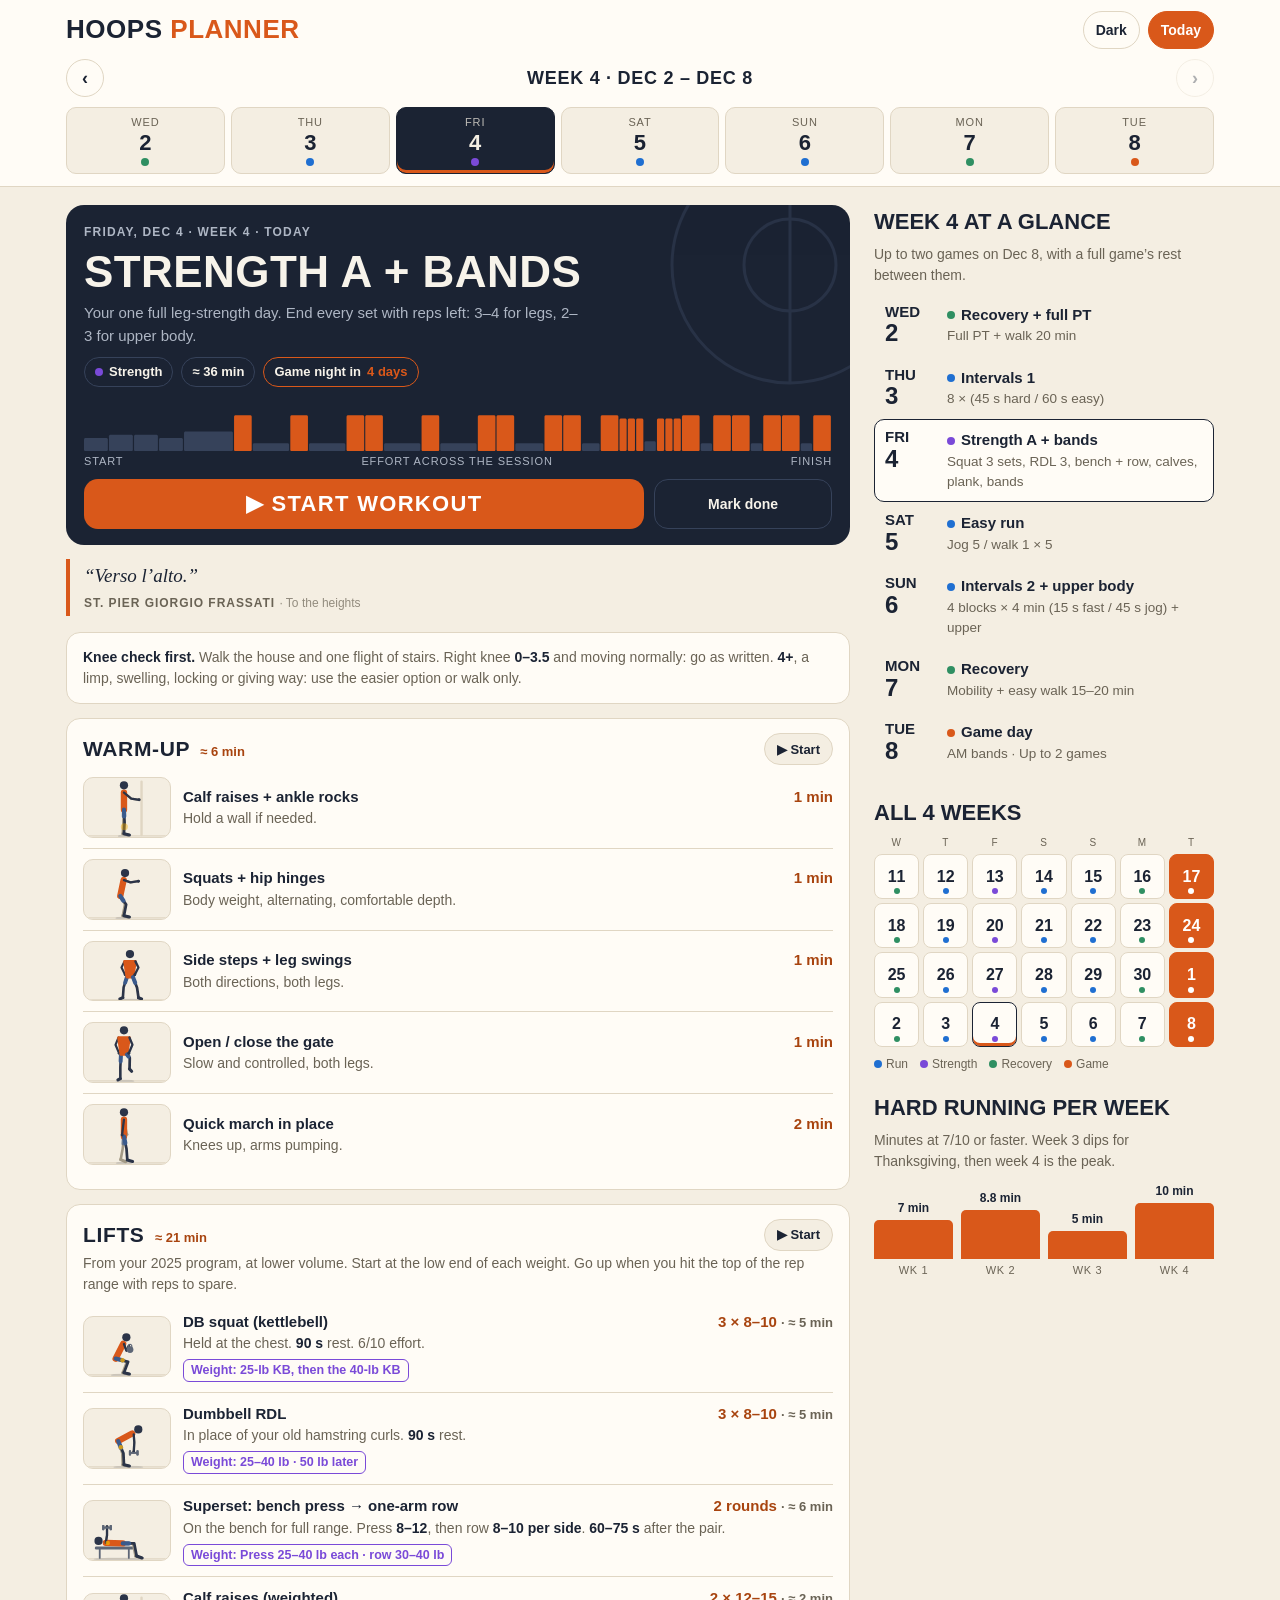
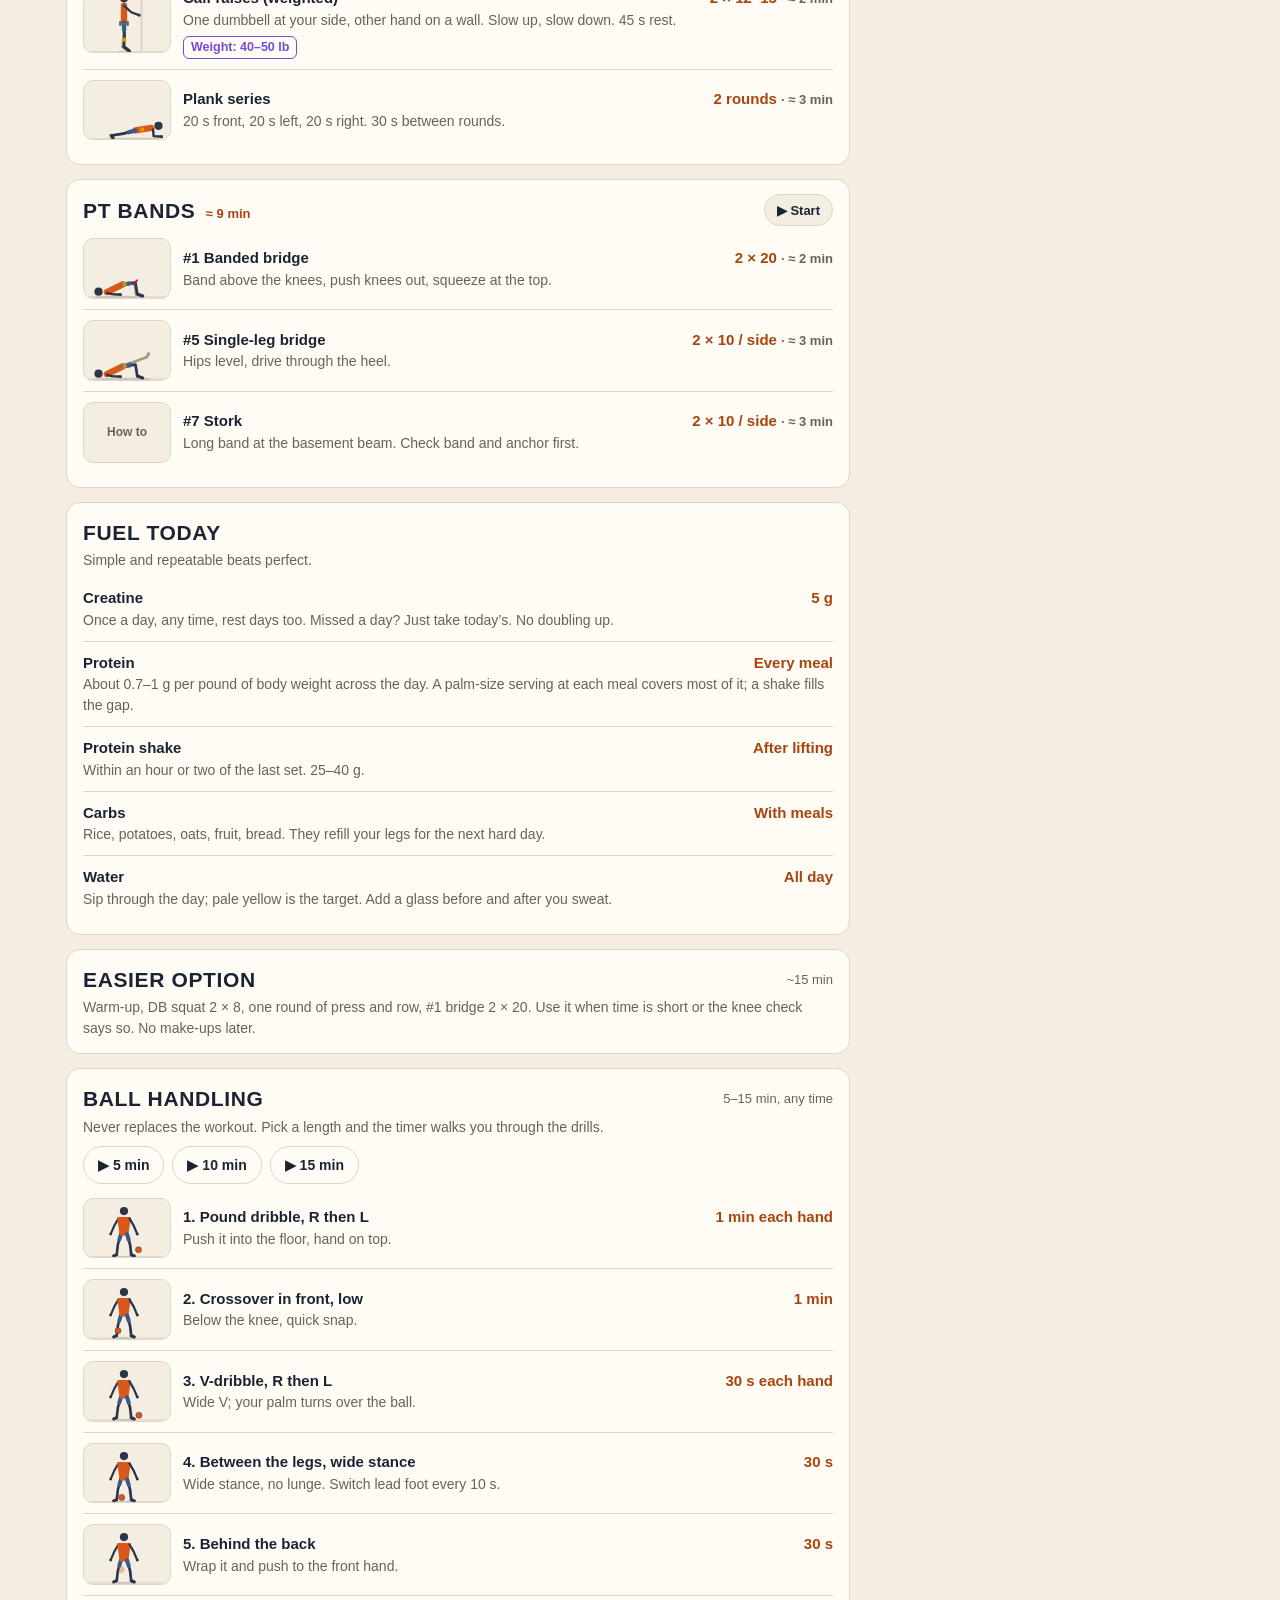
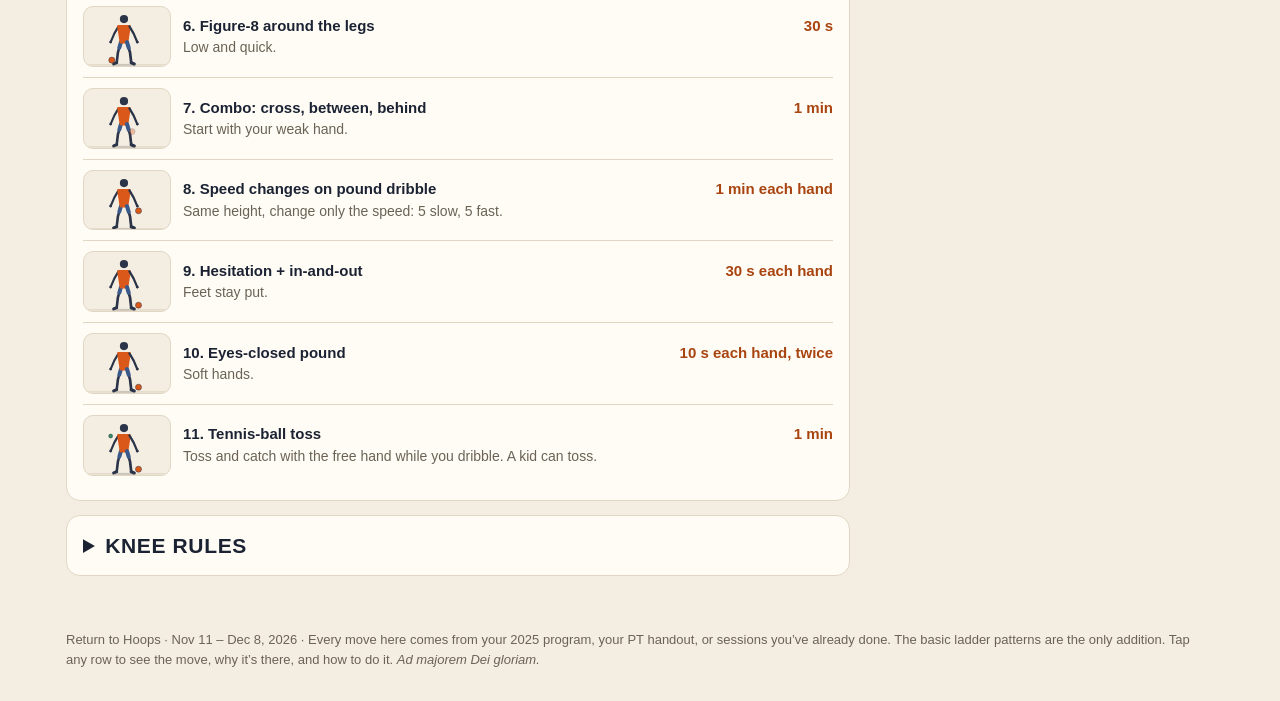
<file: hoops/index.html>
<!doctype html>
<html lang="en">
<head>
<meta charset="utf-8">
<meta name="viewport" content="width=device-width,initial-scale=1,viewport-fit=cover">
<title>Hoops Planner</title>
<meta name="robots" content="noindex,nofollow">
<meta name="apple-mobile-web-app-capable" content="yes">
<meta name="mobile-web-app-capable" content="yes">
<meta name="apple-mobile-web-app-status-bar-style" content="default">
<meta name="apple-mobile-web-app-title" content="Hoops">
<meta name="theme-color" id="tc" content="#fffcf6">
<link rel="manifest" href="manifest.webmanifest">
<link rel="apple-touch-icon" href="icon-180.png">
<link rel="icon" type="image/png" href="icon-192.png">
<style>
/* Standalone build of the Hoops Planner for the iPhone Home Screen: system fonts, 30 fps animation cap, done-marks kept on the phone, offline via sw.js. Generated by build.py from the artifact source; edit the source, not this file. */
:root{box-sizing:border-box;padding-top:env(safe-area-inset-top,0px);padding-bottom:env(safe-area-inset-bottom,0px)}
html{scroll-padding-top:env(safe-area-inset-top,0px);-webkit-text-size-adjust:100%;background:var(--bg)}
img{max-width:100%}
[hidden]:not([hidden=until-found i]){display:none!important}
/* Layout: sticky week strip; a dark "scoreboard" hero for the selected day with a Start button; a quote; the full workout below with a drawn, moving demo on every row; week and 4-week block beside it on wide screens. A full-screen guided player runs the session. Opens in light (warm paper) mode; the header button switches to dark and remembers it. */
:root{
  --bg:#f4eee2; --surface:#fffcf6; --ink:#1b2333; --muted:#6a6355; --line:#e0d6c3;
  --accent:#d9581a; --accent-ink:#a8440f;
  --hero:#1b2333; --hero-ink:#f7f3ea; --hero-muted:#aeb6c4; --hero-line:#36425a;
  --run:#1f6fd1; --lift:#7a4ad8; --rest:#2f8f62; --game:#d9581a; --ladder:#c2185b;
  --fig:#2b3448; --fig-b:#a39a86; --kit:#d9581a; --kit2:#3a5a8c; --equip:#5d6676; --feel:#f0a800;
  --font-display:"Avenir Next Condensed","Arial Narrow",Arial,sans-serif;
  --font-body:-apple-system,BlinkMacSystemFont,"Segoe UI",Roboto,Helvetica,Arial,sans-serif;
  --font-quote:"Iowan Old Style",Palatino,Georgia,serif;
  color-scheme:light;
}
:root[data-hp="dark"]{
  --bg:#0e141e; --surface:#172030; --ink:#e8edf5; --muted:#9aa6b8; --line:#2b3748;
  --accent:#ff8a45; --accent-ink:#ffb27f;
  --hero:#1d2940; --hero-ink:#f4f6fa; --hero-muted:#a9b4c6; --hero-line:#3a4a66;
  --run:#6aa8ff; --lift:#b394ff; --rest:#5fcf9a; --game:#ff8a45; --ladder:#ff6fa6;
  --fig:#e3e9f2; --fig-b:#66728a; --kit:#ff8a45; --kit2:#8ea4c8; --equip:#8f9bb0; --feel:#ffd24a;
  color-scheme:dark}
*{box-sizing:border-box}
[hidden]{display:none!important}
body{background:var(--bg);color:var(--ink);font-family:var(--font-body);font-size:15px;line-height:1.5;margin:0}
body::before{content:"";position:fixed;inset:0 0 auto;height:env(safe-area-inset-top,0px);z-index:10;background:var(--surface)}
button{font:inherit;color:inherit}
body{padding:0} button{touch-action:manipulation;-webkit-tap-highlight-color:transparent} .sheet,.pmid{-webkit-overflow-scrolling:touch}
.wrap{max-width:1180px;margin:0 auto;padding-left:max(16px,env(safe-area-inset-left,0px));padding-right:max(16px,env(safe-area-inset-right,0px))}
header.top{position:sticky;top:env(safe-area-inset-top,0px);z-index:5;background:var(--surface);border-bottom:1px solid var(--line)}
.top .wrap{padding-block:10px 12px;display:grid;grid-template-columns:minmax(0,1fr);gap:10px}
.brand{display:flex;align-items:center;justify-content:space-between;gap:8px}
.brand h1{font-family:var(--font-display);font-weight:700;font-size:clamp(20px,6vw,26px);letter-spacing:.02em;margin:0;text-transform:uppercase;flex:1;min-width:0;white-space:nowrap;overflow:hidden;text-overflow:ellipsis}
.brand .btn{padding-inline:12px;flex:none}
.brand h1 span{color:var(--accent)}
.pill.gp{border-color:var(--accent)}
.pill.gp b{color:var(--accent)}
.btn{font:600 14px/1 var(--font-body);border:1px solid var(--line);background:var(--surface);color:var(--ink);border-radius:999px;padding:9px 14px;cursor:pointer;min-height:38px}
.btn:hover{border-color:var(--accent)}
:focus-visible{outline:3px solid var(--accent);outline-offset:2px}
.btn.primary{background:var(--accent);border-color:var(--accent);color:#fff}
:root[data-hp="dark"] .btn.primary,:root[data-hp="dark"] .start,:root[data-hp="dark"] .pbot .main{color:#1a1206}
.weekbar{display:flex;align-items:center;gap:8px}
.weeklabel{font-family:var(--font-display);font-weight:600;font-size:18px;text-transform:uppercase;letter-spacing:.04em;flex:1;min-width:0;text-align:center}
.arrow{width:38px;padding:0;font-size:18px}
.arrow:disabled{opacity:.35;cursor:default}
.strip{display:grid;grid-template-columns:repeat(7,minmax(0,1fr));gap:6px}
.day{border:1px solid var(--line);background:var(--bg);border-radius:10px;padding:6px 2px 7px;text-align:center;cursor:pointer;min-width:0;position:relative}
.day .dw{font-size:11px;text-transform:uppercase;letter-spacing:.08em;color:var(--muted)}
.day .dn{font-family:var(--font-display);font-size:22px;font-weight:700;line-height:1.1;font-variant-numeric:tabular-nums}
.day .dot{display:block;width:8px;height:8px;border-radius:50%;margin:3px auto 0}
.day.sel{background:var(--ink);color:var(--bg);border-color:var(--ink)}
.day.sel .dw{color:var(--bg);opacity:.75}
.day.today{box-shadow:inset 0 -3px 0 var(--accent)}
.day.done::after,.cell.done::after{content:"✓";position:absolute;top:1px;right:4px;font-size:11px;font-weight:700;color:var(--rest)}
.seg{display:none;background:var(--bg);border:1px solid var(--line);border-radius:999px;padding:3px}
.seg button{flex:1;border:0;background:none;color:var(--muted);font:600 14px var(--font-body);padding:8px;border-radius:999px;cursor:pointer}
.seg button.on{background:var(--surface);color:var(--ink);box-shadow:0 1px 3px rgba(0,0,0,.15)}
main .wrap{padding-block:18px 40px;display:grid;grid-template-columns:minmax(0,1fr) 340px;gap:24px;align-items:start}
aside{display:grid;gap:22px;position:sticky;top:calc(env(safe-area-inset-top,0px) + 176px)}
@media (max-width:860px){main .wrap{grid-template-columns:minmax(0,1fr)} aside{position:static} .seg{display:flex}
  body[data-view="day"] aside{display:none} body[data-view="week"] #dayCol,body[data-view="block"] #dayCol{display:none}
  body[data-view="week"] #blockPane{display:none} body[data-view="block"] #weekPane{display:none}}
/* hero */
.hero{background:var(--hero);color:var(--hero-ink);border-radius:18px;padding:18px 18px 16px;margin-bottom:14px;display:grid;gap:10px;position:relative;overflow:hidden}
.hero .court{position:absolute;right:-70px;top:-70px;width:260px;height:260px;opacity:.5;pointer-events:none}
.kicker{font-size:12px;text-transform:uppercase;letter-spacing:.1em;color:var(--hero-muted);font-weight:600;position:relative}
.hero h2{font-family:var(--font-display);font-size:44px;line-height:.95;margin:0;text-transform:uppercase;letter-spacing:.01em;text-wrap:balance;position:relative}
.why{color:var(--hero-muted);max-width:60ch;margin:0;position:relative}
.meta{display:flex;flex-wrap:wrap;gap:8px;position:relative}
.pill{display:inline-flex;align-items:center;gap:6px;border-radius:999px;padding:4px 10px;font-size:13px;font-weight:600;border:1px solid var(--hero-line);color:var(--hero-ink)}
.pill i{width:8px;height:8px;border-radius:50%;display:inline-block}
.io{display:inline-flex;border:1px solid var(--hero-line);border-radius:999px;padding:2px;position:relative}
.io button{border:0;background:none;color:var(--hero-muted);font:600 13px var(--font-body);padding:5px 12px;border-radius:999px;cursor:pointer}
.io button.on{background:var(--hero-ink);color:var(--hero)}
.profile{position:relative}
.profile svg{display:block;width:100%;height:54px}
.profile .cap{display:flex;justify-content:space-between;font-size:11px;color:var(--hero-muted);text-transform:uppercase;letter-spacing:.08em;margin-top:2px}
.go{display:flex;gap:10px;flex-wrap:wrap;position:relative}
.start{flex:4 1 auto;white-space:nowrap;background:var(--accent);color:#fff;border:0;border-radius:14px;padding:14px 14px;font:700 clamp(17px,4.6vw,22px)/1 var(--font-display);letter-spacing:.06em;text-transform:uppercase;cursor:pointer}
.start:hover{filter:brightness(1.07)}
.donebtn{flex:1 1 auto;background:none;border:1px solid var(--hero-line);color:var(--hero-ink);border-radius:14px;padding:0 16px;font:600 14px var(--font-body);cursor:pointer;min-height:50px}
.donebtn.on{background:var(--rest);border-color:var(--rest);color:#fff}
/* quote */
.quote{display:block;width:100%;text-align:left;background:none;border:0;border-left:4px solid var(--accent);padding:4px 4px 4px 14px;margin:2px 0 16px;cursor:pointer}
.quote q{display:block;font-family:var(--font-quote);font-style:italic;font-size:19px;line-height:1.35;color:var(--ink);quotes:"\201C" "\201D";text-wrap:pretty}
.quote cite{display:block;font-style:normal;font-size:12px;letter-spacing:.08em;text-transform:uppercase;color:var(--muted);font-weight:600;margin-top:5px}
.quote cite span{opacity:.7;text-transform:none;letter-spacing:0;font-weight:500}
.finish .quote{cursor:default;text-align:center;border-left:0;padding:0;margin:8px 0 0;max-width:44ch}
/* cards */
.card{background:var(--surface);border:1px solid var(--line);border-radius:14px;padding:14px 16px;margin-bottom:14px}
.card h3{font-family:var(--font-display);font-size:21px;text-transform:uppercase;letter-spacing:.03em;margin:0 0 2px;display:flex;justify-content:space-between;gap:10px;flex-wrap:wrap;align-items:center}
.card h3 small{font-family:var(--font-body);font-size:13px;text-transform:none;letter-spacing:0;color:var(--muted);font-weight:500}
.card .sub{color:var(--muted);margin:0 0 6px;font-size:14px}
.bplay{font:600 13px/1 var(--font-body);text-transform:none;letter-spacing:0;border:1px solid var(--line);background:var(--bg);color:var(--ink);border-radius:999px;padding:7px 12px;cursor:pointer;min-height:32px}
.bplay:hover{border-color:var(--accent)}
.ex{display:grid;grid-template-columns:88px minmax(0,1fr);gap:12px;align-items:center;padding:10px 0;border:0;border-top:1px solid var(--line);background:none;width:100%;text-align:left;cursor:pointer}
.ex.plain{grid-template-columns:minmax(0,1fr);cursor:default}
.card .ex:first-of-type{border-top:0}
.thumb{background:var(--bg);border:1px solid var(--line);border-radius:10px;overflow:hidden;aspect-ratio:142/98;display:grid;place-items:center}
.anim svg{display:block;width:100%;height:auto}
.ex .hd{display:flex;justify-content:space-between;gap:10px;flex-wrap:wrap}
.ex .nm{font-weight:600}
.ex .dose{font-weight:600;font-variant-numeric:tabular-nums;color:var(--accent-ink)}
.ex .det{color:var(--muted);font-size:14px}
.ex .det b{color:var(--ink);font-weight:600}
.ex .tap{font-size:12px;color:var(--muted);font-weight:600}
.ex .tm{color:var(--muted);font-weight:600;font-size:13px;white-space:nowrap}
.card h3 small.btime{font-weight:600;color:var(--accent-ink);margin-left:4px;white-space:nowrap}
.load{display:inline-block;font-size:12.5px;font-weight:700;color:var(--lift);border:1px solid var(--lift);border-radius:6px;padding:1px 7px;margin-top:5px}
.knee{font-size:14px;color:var(--muted);margin:0}
.knee b{color:var(--ink)}
details.rules summary{cursor:pointer;font-family:var(--font-display);font-size:21px;text-transform:uppercase;letter-spacing:.03em;font-weight:700}
table.kn{width:100%;border-collapse:collapse;font-size:14px;margin-top:8px}
table.kn td{border-top:1px solid var(--line);padding:6px 4px;vertical-align:top}
table.kn td:first-child{font-weight:700;white-space:nowrap;font-variant-numeric:tabular-nums}
.rules ul{margin:8px 0 0;padding-left:18px;font-size:14px}
.ballgo{display:flex;gap:8px;flex-wrap:wrap;margin:8px 0 4px}
/* week + block */
.pane h3{font-family:var(--font-display);font-size:22px;text-transform:uppercase;margin:0 0 6px}
.goal{font-size:14px;color:var(--muted);margin:0 0 8px}
.wkrow{display:grid;grid-template-columns:52px minmax(0,1fr);gap:10px;padding:9px 10px;border-radius:10px;cursor:pointer;border:1px solid transparent;text-align:left;width:100%;background:none}
.wkrow:hover{border-color:var(--line);background:var(--surface)}
.wkrow.sel{background:var(--surface);border-color:var(--ink)}
.wkrow .d{font-family:var(--font-display);font-weight:700;font-size:15px;text-transform:uppercase;line-height:1.1}
.wkrow .d span{display:block;font-size:24px;font-variant-numeric:tabular-nums}
.wkrow .s{font-weight:600;display:flex;align-items:center;gap:6px}
.wkrow .s i{width:8px;height:8px;border-radius:50%;flex:none}
.wkrow .s em{font-style:normal;color:var(--rest);font-weight:700}
.wkrow .x{color:var(--muted);font-size:13.5px}
.grid{display:grid;grid-template-columns:repeat(7,minmax(0,1fr));gap:4px}
.grid .h{font-size:10px;text-transform:uppercase;letter-spacing:.08em;color:var(--muted);text-align:center}
.cell{position:relative;aspect-ratio:1;border-radius:8px;border:1px solid var(--line);background:var(--surface);cursor:pointer;display:grid;place-items:center;font:700 16px var(--font-display);font-variant-numeric:tabular-nums;padding:0}
.cell i{position:absolute;bottom:4px;left:50%;width:6px;height:6px;margin-left:-3px;border-radius:50%}
.cell.sel{border-color:var(--ink);box-shadow:inset 0 0 0 1px var(--ink)}
.cell.today{box-shadow:inset 0 -3px 0 var(--accent)}
.cell.game{background:var(--accent);border-color:var(--accent);color:#fff}
.cell.game i{background:#fff!important}
.legend{display:flex;flex-wrap:wrap;gap:4px 12px;font-size:12px;color:var(--muted);margin-top:8px}
.legend i{display:inline-block;width:8px;height:8px;border-radius:50%;margin-right:4px}
.bars{display:grid;grid-template-columns:repeat(4,1fr);gap:8px;align-items:end;height:92px;margin-top:10px}
.bars div{display:grid;gap:3px;justify-items:center;align-content:end;height:100%}
.bars b{display:block;width:100%;background:var(--accent);border-radius:5px 5px 0 0}
.bars span{font-size:12px;font-weight:600;font-variant-numeric:tabular-nums}
.bars small{font-size:11px;color:var(--muted);text-transform:uppercase;letter-spacing:.06em}
footer{color:var(--muted);font-size:13px;padding-block:0 32px}
/* move sheet */
.veil{position:fixed;inset:0;z-index:20;background:rgba(8,12,20,.55);display:grid;align-items:end;justify-items:center}
.sheet{background:var(--surface);width:min(560px,100%);max-height:88%;overflow:auto;border-radius:20px 20px 0 0;padding:16px max(18px,env(safe-area-inset-right,0px)) calc(18px + env(safe-area-inset-bottom,0px)) max(18px,env(safe-area-inset-left,0px))}
.sheet h4{font-family:var(--font-display);font-size:26px;text-transform:uppercase;margin:10px 0 4px}
.sheet .big{background:var(--bg);border:1px solid var(--line);border-radius:14px;overflow:hidden;margin-top:6px}
.sheet ol{margin:8px 0 0;padding-left:20px}
.sheet li{margin:4px 0}
.sheet .x{float:right}
.whybox{background:var(--bg);border-left:3px solid var(--accent);border-radius:0 10px 10px 0;padding:8px 12px;margin:10px 0 0;font-size:14.5px}
.whybox b{font-family:var(--font-display);text-transform:uppercase;letter-spacing:.06em;font-size:14px;color:var(--accent-ink);margin-right:6px}
.feel{font-size:13.5px;color:var(--muted);margin:8px 0 0}
.feel i{display:inline-block;width:10px;height:10px;border-radius:50%;background:var(--feel);margin-right:6px;vertical-align:-1px}
/* player */
.player{position:fixed;inset:0;z-index:30;background:var(--bg);display:grid;grid-template-rows:auto minmax(0,1fr) auto;gap:10px;padding:calc(env(safe-area-inset-top,0px) + 10px) max(16px,env(safe-area-inset-right,0px)) calc(env(safe-area-inset-bottom,0px) + 14px) max(16px,env(safe-area-inset-left,0px))}
.ptop{display:flex;align-items:center;gap:10px}
.pbar{flex:1;height:6px;background:var(--line);border-radius:3px;overflow:hidden}
.pbar i{display:block;height:100%;width:0;background:var(--accent)}
.pmid{overflow:auto;display:grid;grid-auto-rows:max-content;grid-template-columns:minmax(0,1fr);align-content:start;justify-items:center;gap:8px;text-align:center}
.pmid .k{font-size:12px;text-transform:uppercase;letter-spacing:.1em;color:var(--muted);font-weight:600}
.pmid h2{font-family:var(--font-display);font-size:38px;line-height:1;margin:0;text-transform:uppercase;text-wrap:balance}
.pmid .dose{font-weight:700;color:var(--accent-ink);font-size:17px}
.pmid .load{margin-top:0;font-size:14px}
.pmid .big{width:min(400px,100%);background:var(--surface);border:1px solid var(--line);border-radius:16px;overflow:hidden}
.pmid .cue{color:var(--muted);max-width:52ch;margin:0}
.pmid .cue b{color:var(--ink)}
.pmid .whybox{text-align:left;max-width:52ch;margin:0}
.clockbox{width:min(400px,100%);border-radius:16px;padding:12px;background:var(--hero);color:var(--hero-ink)}
.clockbox.work{background:var(--accent);color:#fff}
.clockbox .ph{font-family:var(--font-display);font-size:22px;text-transform:uppercase;letter-spacing:.05em}
.clockbox .ck{font-family:var(--font-display);font-size:76px;line-height:1;font-weight:700;font-variant-numeric:tabular-nums}
.clockbox .nx{font-size:13px;opacity:.8}
.pbot{display:grid;grid-template-columns:auto minmax(0,1fr) auto;gap:10px;width:min(560px,100%);margin:0 auto}
.pbot .main{background:var(--accent);color:#fff;border:0;border-radius:14px;padding:16px;font:700 24px/1 var(--font-display);letter-spacing:.05em;text-transform:uppercase;cursor:pointer}
.pbot .side{border:1px solid var(--line);background:var(--surface);border-radius:14px;padding:0 16px;font:600 14px var(--font-body);cursor:pointer}
.finish{display:grid;gap:10px;justify-items:center;padding-top:6vh}
.finish .tick{width:92px;height:92px;border-radius:50%;background:var(--rest);color:#fff;display:grid;place-items:center;font-size:48px}
@media (prefers-reduced-motion:reduce){*{transition:none!important}}
</style>
</head>
<body>

<header class="top">
  <div class="wrap">
    <div class="brand">
      <h1>Hoops <span>Planner</span></h1>
      <button class="btn" id="themeBtn" type="button" aria-label="Switch between light and dark">Dark</button>
      <button class="btn primary" id="todayBtn" type="button">Today</button>
    </div>
    <div class="weekbar">
      <button class="btn arrow" id="prevWk" type="button" aria-label="Previous week">&#8249;</button>
      <div class="weeklabel" id="weekLabel"></div>
      <button class="btn arrow" id="nextWk" type="button" aria-label="Next week">&#8250;</button>
    </div>
    <div class="strip" id="strip"></div>
    <div class="seg" id="seg">
      <button type="button" data-v="day" class="on">Day</button>
      <button type="button" data-v="week">Week</button>
      <button type="button" data-v="block">4 weeks</button>
    </div>
  </div>
</header>
<main>
  <div class="wrap">
    <section id="dayCol"></section>
    <aside><div class="pane" id="weekPane"></div><div class="pane" id="blockPane"></div></aside>
  </div>
</main>
<div class="wrap"><footer>Return to Hoops · Nov 11 – Dec 8, 2026 · Every move here comes from your 2025 program, your PT handout, or sessions you&rsquo;ve already done. The basic ladder patterns are the only addition. Tap any row to see the move, why it&rsquo;s there, and how to do it. <i>Ad majorem Dei gloriam.</i></footer></div>
<div class="veil" id="veil" hidden><div class="sheet" id="sheet" role="dialog" aria-modal="true"></div></div>
<div class="player" id="player" hidden role="dialog" aria-modal="true"></div>

<script>
(function(){
"use strict";
const $=s=>document.querySelector(s);
const first=a=>Array.isArray(a)?a[0]:a;
/* ================= theme ================= */
let theme="light";try{if(localStorage.getItem("hoops.theme")==="dark")theme="dark"}catch(e){}
function applyTheme(){const r=document.documentElement;if(theme==="dark")r.setAttribute("data-hp","dark");else r.removeAttribute("data-hp");
 const tc=document.getElementById("tc");if(tc)tc.setAttribute("content",theme==="dark"?"#172030":"#fffcf6");
 const b=$("#themeBtn");if(b){b.textContent=theme==="dark"?"Light":"Dark";b.setAttribute("aria-pressed",theme==="dark")}}
applyTheme();
$("#themeBtn").addEventListener("click",()=>{theme=theme==="dark"?"light":"dark";try{localStorage.setItem("hoops.theme",theme)}catch(e){}applyTheme()});
/* ================= drawn demos ================= */
const NS="http://www.w3.org/2000/svg";
function E(n,a){const e=document.createElementNS(NS,n);for(const k in a)e.setAttribute(k,a[k]);return e}
function P(b,o){return Object.assign({},b,o)}
function SH(p,dx,dy,keep){const o={};for(const k in p)o[k]=(keep&&keep.indexOf(k)>=0)?p[k]:[p[k][0]+dx,p[k][1]+dy];return o}
const SWAP=p=>P(p,{kf:p.kb,af:p.ab,tf:p.tb,kb:p.kf,ab:p.af,tb:p.tf,ef:p.eb,hf:p.hb,eb:p.ef,hb:p.hf});
const ST={hd:[100,22],nk:[100,31],hp:[100,62],kf:[101,83],af:[100,102],tf:[109,104],kb:[99,83],ab:[98,102],tb:[107,104],ef:[101,47],hf:[103,62],eb:[99,47],hb:[100,62]};
const FR={hd:[100,22],nk:[100,31],hp:[100,62],kf:[106,83],af:[106,102],tf:[110,104],kb:[94,83],ab:[94,102],tb:[90,104],ef:[114,46],hf:[108,60],eb:[86,46],hb:[92,60]};
const AS={hd:[100,30],nk:[100,39],hp:[100,68],kf:[108,85],af:[108,102],tf:[113,104],kb:[92,85],ab:[92,102],tb:[87,104],ef:[114,52],hf:[108,64],eb:[86,52],hb:[92,64]};
const BS={hd:[100,30],nk:[100,39],hp:[100,68],kf:[110,85],af:[112,102],tf:[117,104],kb:[90,85],ab:[88,102],tb:[83,104],ef:[116,54],hf:[122,68],eb:[84,54],hb:[78,68]};
const SQB={hd:[104,44],nk:[100,52],hp:[86,79],kf:[107,84],af:[100,102],tf:[109,104],kb:[105,84],ab:[98,102],tb:[107,104],ef:[112,56],hf:[125,54],eb:[112,56],hb:[125,54]};
const HNG={hd:[125,45],nk:[117,50],hp:[90,63],kf:[99,83],af:[100,102],tf:[109,104],kb:[97,83],ab:[98,102],tb:[107,104],ef:[118,66],hf:[117,82],eb:[118,66],hb:[117,82]};
const RUNA={hd:[105,22],nk:[103,31],hp:[100,61],kf:[115,72],af:[110,90],tf:[118,94],kb:[93,81],ab:[80,92],tb:[76,99],ef:[92,43],hf:[98,55],eb:[111,44],hb:[119,36]};
const RUNM={hd:[104,23],nk:[102,32],hp:[100,62],kf:[103,82],af:[100,101],tf:[109,104],kb:[109,76],ab:[97,86],tb:[100,94],ef:[99,47],hf:[107,57],eb:[103,47],hb:[98,58]};
const RUN4=[RUNA,RUNM,SWAP(RUNA),SWAP(RUNM)];
const CHOP={hd:[102,34],nk:[100,43],hp:[94,70],kf:[108,82],af:[106,101],tf:[115,104],kb:[98,86],ab:[90,102],tb:[99,104],ef:[104,56],hf:[114,54],eb:[100,57],hb:[108,60]};
const CLOSE={hd:[103,38],nk:[100,47],hp:[92,74],kf:[110,84],af:[112,102],tf:[121,104],kb:[92,88],ab:[82,102],tb:[91,104],ef:[110,42],hf:[116,26],eb:[104,60],hb:[114,64]};
const WKA=P(ST,{kf:[108,82],af:[112,101],tf:[121,103],kb:[94,83],ab:[88,100],tb:[96,104],ef:[96,47],hf:[92,60],eb:[105,46],hb:[110,58]});
const WKB=SWAP(WKA);
const BRD={hd:[58,97],nk:[67,99],hp:[98,99],kf:[112,84],af:[122,101],tf:[131,104],kb:[110,84],ab:[120,101],tb:[129,104],ef:[80,101],hf:[94,102],eb:[80,101],hb:[94,102]};
const BRU=P(BRD,{nk:[69,99],hp:[98,85],kf:[119,82],kb:[117,82]});
const PLK={hd:[157,84],nk:[148,87],hp:[119,93],kf:[99,97],af:[80,100],tf:[82,104],kb:[97,97],ab:[78,100],tb:[80,104],ef:[149,101],hf:[162,102],eb:[149,101],hb:[162,102]};
const ROWD={hd:[130,54],nk:[121,58],hp:[91,61],kb:[92,78],ab:[76,77],tb:[72,80],kf:[88,82],af:[84,102],tf:[93,104],eb:[122,70],hb:[122,79],ef:[121,75],hf:[121,90]};
const IRD={hd:[131,50],nk:[122,56],hp:[98,76],kf:[84,88],af:[68,101],tf:[70,104],kb:[82,88],ab:[66,101],tb:[68,104],ef:[123,73],hf:[123,88],eb:[123,73],hb:[123,88]};
const PRB={hd:[58,76],nk:[67,79],hp:[98,80],kf:[117,80],af:[121,101],tf:[130,104],kb:[115,80],ab:[119,101],tb:[128,104],ef:[73,92],hf:[73,77],eb:[73,92],hb:[73,77]};
const L=(x1,y1,x2,y2,w)=>["line",{x1,y1,x2,y2,stroke:"var(--line)","stroke-width":w||4,"stroke-linecap":"round"}];
const Q=(x1,y1,x2,y2,w)=>["line",{x1,y1,x2,y2,stroke:"var(--equip)","stroke-width":w||3,"stroke-linecap":"round"}];
const BENCH=[["rect",{x:52,y:85,width:64,height:5,rx:2,fill:"var(--equip)"}],Q(60,90,60,104),Q(108,90,108,104)];
const bounce=(u)=>Math.abs(Math.sin(Math.PI*u));
const ANIM={
 walk:{kf:[WKA,WKB],dur:1.1},
 calf:{kf:[P(ST,{ef:[112,44],hf:[125,46],eb:[112,44],hb:[125,46]}),P(SH(ST,0,-5,["tf","tb"]),{ef:[112,40],hf:[125,45],eb:[112,40],hb:[125,45]})],dur:2,props:[L(129,16,129,104)],focus:["kf","af",.4]},
 calfdb:{kf:[P(ST,{ef:[112,44],hf:[125,46]}),P(SH(ST,0,-5,["tf","tb"]),{ef:[112,40],hf:[125,45]})],dur:2.4,props:[L(129,16,129,104)],held:"db1",heldAt:"hb",focus:["kf","af",.4]},
 squatbw:{kf:[P(ST,{ef:[110,40],hf:[123,38],eb:[110,40],hb:[123,38]}),SQB],dur:2.6},
 kbsquat:{kf:[P(ST,{ef:[103,47],hf:[107,40],eb:[103,47],hb:[107,40]}),P(SQB,{ef:[104,66],hf:[108,59],eb:[104,66],hb:[108,59]})],dur:2.8,held:"kb",focus:["hp","kf",.55]},
 hinge:{kf:[ST,HNG],dur:2.6},
 rdl:{kf:[ST,HNG],dur:3,held:"db",focus:["hp","kf",.5]},
 swing:{kf:[P(ST,{kf:[113,79],af:[124,94],tf:[132,91],ef:[96,48],hf:[101,60]}),P(ST,{kf:[91,81],af:[80,95],tf:[86,100],ef:[96,48],hf:[101,60]})],dur:1.5},
 jog:{kf:RUN4,dur:1.05,loop:"cycle",lin:1},
 run:{kf:RUN4,dur:.68,loop:"cycle",lin:1},
 closeout:{kf:[RUNA,RUNM,SWAP(RUNA),CHOP,CLOSE,CLOSE,CLOSE],dur:4.4,loop:"cycle",props:[["path",{d:"M155 104L160 91L165 104Z",fill:"var(--accent)"}]]},
 gate:{kf:[FR,P(FR,{kf:[106,68],af:[106,86],tf:[109,90]}),P(FR,{kf:[124,66],af:[122,86],tf:[127,89]})],dur:3,loop:"cycle",hw:5,sw:9},
 sidestep:{kf:[AS,P(SH(AS,6,0,["kb","ab","tb"]),{kf:[120,85],af:[124,102],tf:[129,104],kb:[94,85]}),SH(AS,16,0)],dur:2,hw:5,sw:9},
 bandwalk:{kf:[AS,P(SH(AS,6,0,["kb","ab","tb"]),{kf:[120,85],af:[124,102],tf:[129,104],kb:[94,85]}),SH(AS,16,0)],dur:3,hw:5,sw:9,band:1},
 bridge:{kf:[BRD,BRU],dur:2.8,sho:[3,0],band:2,focus:["hp","kf",.12]},
 slbridge:{kf:[P(BRD,{kb:[118,92],ab:[137,86],tb:[141,80]}),P(BRU,{kb:[118,77],ab:[137,70],tb:[141,64]})],dur:2.8,sho:[3,0],focus:["hp","kf",.12]},
 inchworm:{kf:[{hd:[107,94],nk:[103,86],hp:[84,62],kf:[83,83],af:[80,102],tf:[89,104],kb:[81,83],ab:[78,102],tb:[87,104],ef:[104,96],hf:[103,103],eb:[104,96],hb:[103,103]},
   {hd:[156,73],nk:[147,77],hp:[118,87],kf:[99,94],af:[80,100],tf:[82,104],kb:[97,94],ab:[78,100],tb:[80,104],ef:[148,91],hf:[148,103],eb:[148,91],hb:[148,103]}],dur:4},
 press:{kf:[PRB,P(PRB,{ef:[72,66],hf:[72,52],eb:[72,66],hb:[72,52]})],dur:2.8,sho:[3,0],held:"db",props:BENCH,focus:["nk","hp",.2]},
 row:{kf:[ROWD,P(ROWD,{ef:[112,56],hf:[116,71]})],dur:2.4,held:"db1",props:[["rect",{x:70,y:80,width:70,height:5,rx:2,fill:"var(--equip)"}],Q(78,85,78,104),Q(132,85,132,104)],focus:["nk","hp",.35]},
 irow:{kf:[IRD,P(IRD,{ef:[112,62],hf:[117,76],eb:[112,62],hb:[117,76]})],dur:3,held:"db",props:[Q(86,93,126,59,7),Q(112,74,112,104),Q(96,104,128,104)]},
 plank:{kf:[PLK,P(PLK,{hp:[119,91.5]})],dur:3.4,focus:["nk","hp",.62]},
 stops:{path:1,pts:[[44,60],[150,60]],cones:[[158,60]],ticks:[52,64,76,88,100,112,123,131,137,141],brakeFrom:6,label:"sprint → chop → stop low"},
 cuts:{path:2,pts:[[42,86],[78,44],[114,86],[150,44],[170,62]],cones:[[78,36],[114,94],[150,36]],label:"plant outside foot, push off at 45°"}
};
const BALL={
 b1:t=>[[124,73+26*bounce(t*2)]],
 b2:t=>{const u=(t*2)%1,d=t<.5;return [[d?124-48*u:76+48*u,73+26*Math.sin(Math.PI*u)]]},
 b3:t=>{const u=(t*2)%1,d=t<.5;return [[d?114+18*u:132-18*u,73+26*Math.sin(Math.PI*u)]]},
 b4:t=>{const u=(t*2)%1,d=t<.5;return [[d?120-40*u:80+40*u,80+19*Math.sin(Math.PI*u)]]},
 b5:t=>{const u=(t*2)%1,d=t<.5;return [[d?124-48*u:76+48*u,74+10*Math.sin(Math.PI*u),.35]]},
 b6:t=>[[100+21*Math.sin(2*Math.PI*t),95+5*Math.sin(4*Math.PI*t)]],
 b7:t=>BALL[t<.34?"b2":t<.67?"b4":"b5"]((t*3)%1),
 b8:t=>[[124,73+26*bounce(t<.5?t*4:2+(t-.5)*10)]],
 b9:t=>{const u=(t*2)%1;return [[124-(t<.5?9*Math.sin(Math.PI*u):0),73+26*Math.sin(Math.PI*u)]]},
 b10:t=>[[124,73+26*bounce(t*2)]],
 b11:t=>[[124,73+26*bounce(t*2)],[78,64-26*Math.sin(Math.PI*((t*1)%1)),1,3.2,"var(--rest)"]]
};
function lerpPose(def,t){const kf=def.kf,n=kf.length;if(n===1)return kf[0];let a,b,f;
 if(def.loop==="cycle"){const x=t*n,i=Math.floor(x)%n;f=x-Math.floor(x);a=i;b=(i+1)%n}
 else{const s=2*(n-1),x=t*s,i=Math.min(s-1,Math.floor(x));f=x-i;if(i<n-1){a=i;b=i+1}else{a=s-i;b=s-i-1}}
 if(!def.lin)f=f*f*(3-2*f);const A=kf[a],B=kf[b],o={};for(const k in A){const q=B[k]||A[k];o[k]=[A[k][0]+(q[0]-A[k][0])*f,A[k][1]+(q[1]-A[k][1])*f]}return o}
const pt=a=>a.map(p=>p[0].toFixed(1)+","+p[1].toFixed(1)).join(" ");
const mid=(a,b,f)=>[a[0]+(b[0]-a[0])*f,a[1]+(b[1]-a[1])*f];
const tr=(x,y)=>"translate("+x.toFixed(1)+","+y.toFixed(1)+")";
/* The figure: jersey torso, shorts, shoes, far-side limbs in a lighter tone, real-looking weights, a soft ground shadow and a pulsing "feel it here" dot. */
function mountFig(host,def,ballFn){
 const s=E("svg",{viewBox:"34 10 142 98","aria-hidden":"true"});
 s.appendChild(E("line",{x1:34,y1:105.5,x2:176,y2:105.5,stroke:"var(--line)","stroke-width":2}));
 const shd=E("ellipse",{cy:106,ry:2.4,fill:"var(--fig)",opacity:.14});s.appendChild(shd);
 (def.props||[]).forEach(p=>s.appendChild(E(p[0],p[1])));
 const mk=(c,w,o)=>{const l=E("polyline",{fill:"none",stroke:c,"stroke-width":w,"stroke-linecap":"round","stroke-linejoin":"round"});if(o)l.setAttribute("opacity",o);s.appendChild(l);return l};
 const dot=(c,r)=>{const d=E("circle",{r,fill:c});s.appendChild(d);return d};
 const hw=def.hw||0,sw=def.sw||0,so=def.sho||[0,3],front=!!sw,cb=front?"var(--fig)":"var(--fig-b)";
 const ba=mk(cb,3.6),bh=dot(cb,2.3),bl=mk(cb,4.3),bs=mk("var(--kit2)",6.6,front?1:.55),bf=mk(cb,5);
 const to=front?E("polygon",{fill:"var(--kit)",stroke:"var(--kit)","stroke-width":4.5,"stroke-linejoin":"round"}):E("polyline",{fill:"none",stroke:"var(--kit)","stroke-width":10.5,"stroke-linecap":"round"});s.appendChild(to);
 const hd=dot("var(--fig)",6.8);
 const fl=mk("var(--fig)",4.5),fs=mk("var(--kit2)",6.8),ff=mk("var(--fig)",5.2),fa=mk("var(--fig)",3.8),fh=dot("var(--fig)",2.4);
 let bandEl=null,held=[],balls=[],foc=null;
 const mkDB=()=>{const g=E("g",{});g.appendChild(E("rect",{x:-6,y:-1.4,width:12,height:2.8,rx:1,fill:"var(--equip)"}));g.appendChild(E("rect",{x:-8,y:-4.2,width:3.6,height:8.4,rx:1.2,fill:"var(--equip)"}));g.appendChild(E("rect",{x:4.4,y:-4.2,width:3.6,height:8.4,rx:1.2,fill:"var(--equip)"}));s.appendChild(g);return g};
 const mkKB=()=>{const g=E("g",{});g.appendChild(E("circle",{cx:0,cy:-5.4,r:3,fill:"none",stroke:"var(--equip)","stroke-width":1.9}));g.appendChild(E("circle",{cx:0,cy:0,r:5.6,fill:"var(--equip)"}));s.appendChild(g);return g};
 if(def.band)bandEl=mk("var(--ladder)",3);
 if(def.held==="kb")held=[mkKB()];else if(def.held==="db")held=[mkDB(),mkDB()];else if(def.held==="db1")held=[mkDB()];
 if(def.focus){foc=E("circle",{fill:"var(--feel)"});s.appendChild(foc)}
 if(ballFn){ballFn(0).forEach(()=>{const c=E("circle",{r:5,fill:"var(--accent)",stroke:"var(--fig)","stroke-width":.8});s.appendChild(c);balls.push(c)})}
 host.appendChild(s);
 return now=>{const t=(now/def.dur)%1,p=lerpPose(def,t);
  const hF=[p.hp[0]+hw,p.hp[1]],hB=[p.hp[0]-hw,p.hp[1]],sF=[p.nk[0]+so[0]+sw,p.nk[1]+so[1]],sB=[p.nk[0]+so[0]-sw,p.nk[1]+so[1]];
  const xs=[p.hd[0],p.hp[0],p.af[0],p.ab[0]],mn=Math.min.apply(null,xs),mx=Math.max.apply(null,xs);
  shd.setAttribute("cx",((mn+mx)/2).toFixed(1));shd.setAttribute("rx",((mx-mn)/2+8).toFixed(1));
  ba.setAttribute("points",pt([sB,p.eb,p.hb]));bh.setAttribute("cx",p.hb[0]);bh.setAttribute("cy",p.hb[1]);
  bl.setAttribute("points",pt([hB,p.kb,p.ab]));bs.setAttribute("points",pt([hB,mid(hB,p.kb,.55)]));bf.setAttribute("points",pt([p.ab,p.tb]));
  to.setAttribute("points",front?pt([sB,sF,hF,hB]):pt([mid(p.nk,p.hp,.1),p.hp]));
  hd.setAttribute("cx",p.hd[0]);hd.setAttribute("cy",p.hd[1]);
  fl.setAttribute("points",pt([hF,p.kf,p.af]));fs.setAttribute("points",pt([hF,mid(hF,p.kf,.55)]));ff.setAttribute("points",pt([p.af,p.tf]));
  fa.setAttribute("points",pt([sF,p.ef,p.hf]));fh.setAttribute("cx",p.hf[0]);fh.setAttribute("cy",p.hf[1]);
  if(bandEl)bandEl.setAttribute("points",def.band===2?pt([[p.kf[0]-4,p.kf[1]+3],[p.kf[0]+3,p.kf[1]-4]]):pt([[p.kb[0],p.kb[1]-5],[p.kf[0],p.kf[1]-5]]));
  const H=def.heldAt==="hb"?p.hb:p.hf;
  if(def.held==="kb")held[0].setAttribute("transform",tr(H[0]+2,H[1]+5));
  else if(held.length){held[0].setAttribute("transform",tr(H[0],H[1]+1.5));if(held[1])held[1].setAttribute("transform",tr(p.hb[0],p.hb[1]+1.5))}
  if(foc){const f=def.focus,c=mid(p[f[0]],p[f[1]],f[2]),pu=.5+.5*Math.sin(now*4.2);foc.setAttribute("cx",c[0].toFixed(1));foc.setAttribute("cy",c[1].toFixed(1));foc.setAttribute("r",(3.4+2.6*pu).toFixed(2));foc.setAttribute("opacity",(.85-.45*pu).toFixed(2))}
  if(ballFn){const b=ballFn((now/2.4)%1);b.forEach((q,i)=>{const c=balls[i];c.setAttribute("cx",q[0]);c.setAttribute("cy",q[1]);c.setAttribute("opacity",q[2]==null?1:q[2]);if(q[3])c.setAttribute("r",q[3]);if(q[4])c.setAttribute("fill",q[4])})}
 }}
function mountPath(host,def){
 const s=E("svg",{viewBox:"34 10 142 98","aria-hidden":"true"});
 s.appendChild(E("polyline",{points:pt(def.pts),fill:"none",stroke:"var(--line)","stroke-width":3,"stroke-dasharray":"2 6","stroke-linecap":"round"}));
 def.cones.forEach(c=>s.appendChild(E("path",{d:"M"+(c[0]-5)+" "+(c[1]+5)+"L"+c[0]+" "+(c[1]-6)+"L"+(c[0]+5)+" "+(c[1]+5)+"Z",fill:"var(--accent)"})));
 if(def.ticks)def.ticks.forEach((x,i)=>s.appendChild(E("rect",{x:x-1.5,y:i%2?63:52,width:5,height:3,rx:1.5,fill:i>=def.brakeFrom?"var(--accent)":"var(--muted)"})));
 const tx=E("text",{x:105,y:26,"text-anchor":"middle","font-size":8.5,"font-weight":600,fill:"var(--muted)"});tx.textContent=def.label;s.appendChild(tx);
 const dot=E("circle",{r:6,fill:"var(--kit)",stroke:"var(--fig)","stroke-width":2});s.appendChild(dot);host.appendChild(s);
 const seg=[];let tot=0;for(let i=1;i<def.pts.length;i++){const d=Math.hypot(def.pts[i][0]-def.pts[i-1][0],def.pts[i][1]-def.pts[i-1][1]);seg.push(d);tot+=d}
 return now=>{let t=(now/4)%1,f;
  if(def.path===1){f=t<.45?t/.45*.68:t<.8?.68+.32*(1-Math.pow(1-(t-.45)/.35,2)):1}
  else{const n=seg.length,x=Math.min(.999,t/.9)*n,i=Math.floor(x),u=x-i,e=u*u*(3-2*u);let acc=0;for(let k=0;k<i;k++)acc+=seg[k];f=(acc+seg[i]*e)/tot}
  let d=f*tot,i=0;while(i<seg.length-1&&d>seg[i]){d-=seg[i];i++}const a=def.pts[i],b=def.pts[i+1],u=Math.min(1,d/seg[i]);
  dot.setAttribute("cx",a[0]+(b[0]-a[0])*u);dot.setAttribute("cy",a[1]+(b[1]-a[1])*u)}}
/* ladder footwork: step = [foot, box, lane, dx]. Shoe prints light up in order; only the last three stay bright so the pattern never looks crowded. */
const R6=[0,1,2,3,4,5],R4=[0,1,2,3];
const LCUE="Stay on the balls of your feet, knees soft, eyes up at the far end. Clean before fast.";
const DR={
 fwd:{n:"One foot per box",cue:"Run through with one foot landing in each box. Quick, light steps and pumping arms.",steps:R6.map(k=>[k%2?"R":"L",k,k%2?1:-1,0])},
 two:{n:"Two feet per box",cue:"Both feet touch down in every box, left then right, before you move to the next one.",steps:R6.flatMap(k=>[["L",k,-1,0],["R",k,1,0]])},
 lat:{n:"Lateral, two feet per box",side:1,sq:4,cue:"Stand side-on to the ladder. Lead foot steps into the box, trail foot follows, then on to the next box. Stay low and never cross your feet. Come back leading with the other foot.",steps:R4.flatMap(k=>[["R",k,0,8],["L",k,0,-8]])},
 inout:{n:"In-in, out-out",cue:"Both feet into the box, then both feet out wide to straddle it, moving up one box each time. Keep a steady four-count rhythm.",steps:R6.flatMap(k=>k%2?[["L",k,-2,0],["R",k,2,0]]:[["L",k,-1,0],["R",k,1,0]])},
 ickey:{n:"Ickey shuffle",cue:"In, in, out, switching sides each box. Say it out loud until it clicks. Slow is fine.",steps:R6.flatMap(k=>k%2?[["L",k,-1,0],["R",k,1,0],["L",k,-2,0]]:[["R",k,1,0],["L",k,-1,0],["R",k,2,0]])}
};
const LW={2:["fwd","two","lat","inout"],3:["fwd","two","lat","inout"],4:["fwd","two","lat","inout","ickey"]};
function mountLadder(host,key){
 const dr=DR[key],sq=dr.sq||6,x0=40,W=129,sw=W/sq,yT=40,yB=80,lane={"-2":27,"-1":52,"0":60,"1":68,"2":93};
 const s=E("svg",{viewBox:"34 10 142 98","aria-hidden":"true"});
 const ln=(a,b,c,d,w)=>s.appendChild(E("line",{x1:a,y1:b,x2:c,y2:d,stroke:"var(--equip)","stroke-width":w||2,"stroke-linecap":"round"}));
 ln(x0,yT,x0+W,yT,2.8);ln(x0,yB,x0+W,yB,2.8);for(let k=0;k<=sq;k++)ln(x0+k*sw,yT,x0+k*sw,yB);
 const tx=E("text",{x:169,y:104,"text-anchor":"end","font-size":7.5,"font-weight":600,fill:"var(--muted)"});tx.textContent="direction →";s.appendChild(tx);
 if(dr.side){const t2=E("text",{x:40,y:25,"font-size":7.5,"font-weight":600,fill:"var(--muted)"});t2.textContent="↑ chest faces this way";s.appendChild(t2)}
 const w=dr.side?8.5:14,h=dr.side?15:8.5;
 const fp=dr.steps.map(st=>{const g=E("g",{opacity:.14}),cx=x0+st[1]*sw+sw/2+st[3],cy=lane[String(st[2])];
  g.appendChild(E("rect",{x:cx-w/2,y:cy-h/2,width:w,height:h,rx:3.8,fill:st[0]==="L"?"var(--run)":"var(--accent)"}));
  const t=E("text",{x:cx,y:cy+2.4,"text-anchor":"middle","font-size":6.6,"font-weight":700,fill:"#fff"});t.textContent=st[0];g.appendChild(t);s.appendChild(g);return g});
 host.appendChild(s);
 return now=>{const n=fp.length,j=Math.floor(now/.42)%(n+3);fp.forEach((g,i)=>{const age=j-i;g.setAttribute("opacity",age===0?1:age===1?.6:age===2?.36:.14)})}}
/* registry */
const live=[];let frozen=null,lastF=0;
const reduce=window.matchMedia&&matchMedia("(prefers-reduced-motion: reduce)").matches;
const io=("IntersectionObserver" in window)?new IntersectionObserver(es=>es.forEach(e=>{e.target.__vis=e.isIntersecting})):null;
function mountAll(root){root.querySelectorAll("[data-a]").forEach(h=>{if(h.__m)return;h.__m=1;const k=h.dataset.a;let fn=null;
  if(k[0]==="L")fn=mountLadder(h,k.slice(2));else if(BALL[k])fn=mountFig(h,{kf:[BS],dur:1,hw:5,sw:9},BALL[k]);
  else if(ANIM[k])fn=ANIM[k].path?mountPath(h,ANIM[k]):mountFig(h,ANIM[k]);
  if(!fn)return;fn(.3);h.__vis=true;if(io)io.observe(h);live.push({h,fn})})}
function loop(ms){if(!reduce)requestAnimationFrame(loop);
 if(!reduce&&ms-lastF<32)return;lastF=ms;
 const now=frozen==null?ms/1000:frozen;for(let i=live.length-1;i>=0;i--){const a=live[i];if(!a.h.isConnected){if(io)io.unobserve(a.h);live.splice(i,1);continue}if(a.h.__vis)a.fn(now)}}
requestAnimationFrame(loop);
const A=(k,c)=>'<div class="anim '+(c||"")+'" data-a="'+k+'"></div>';

/* ================= moves ================= */
const HIPS="Strong, awake glutes and hips keep your right knee tracking straight when you land, cut and stop. This is the work that has kept the knee quiet.";
const M={
 walk:{n:"Brisk walk / march",a:"walk",why:"Raises your temperature and gets blood to your legs before anything faster.",how:["Tall posture, arms swinging.","Build the pace gradually. You should be able to talk easily."]},
 calf:{n:"Calf raises",a:"calf",feel:"calves",why:"Calves and Achilles take the first hit on every step, stop and jump. Wake them up before you run.",how:["Hand on a wall for balance.","Rise onto the balls of both feet and pause.","Lower slowly."]},
 calfdb:{n:"Calf raises (weighted)",a:"calfdb",feel:"calves",why:"Stronger calves mean a springier first step and less load passed up to the knee when you land.",how:["Hold one dumbbell at your side, other hand on a wall.","Rise onto the balls of both feet, pause 1 second at the top.","Lower over 2–3 seconds. Switch the dumbbell hand each set."]},
 squat:{n:"Body-weight squat",a:"squatbw",why:"Rehearses the sit-back pattern you use to stop, defend and land.",how:["Feet about shoulder width, whole foot on the floor.","Sit back and down to a comfortable depth. Knees track over your feet.","Stand tall."]},
 hinge:{n:"Hip hinge",a:"hinge",why:"Loads your hamstrings and glutes so your hips, not your knees, do the braking.",how:["Soft knees. Push your hips straight back.","Chest lowers as the hips go back; back stays flat.","Squeeze your glutes to stand."]},
 sidestep:{n:"Side steps",a:"sidestep",why:"The defensive slide. Warms up the outer hips that hold your knee in line.",how:["Athletic stance, hips low.","Step out with the lead foot, bring the trail foot in. Don&rsquo;t cross your feet.","Go both directions."]},
 swing:{n:"Leg swings",a:"swing",why:"Opens the hips and hamstrings through a moving range instead of a static hold.",how:["Hold a wall. Swing one leg forward and back, relaxed.","Stay tall; don&rsquo;t arch your back.","Switch legs."]},
 jog:{n:"Easy jog",a:"jog",why:"Builds the aerobic base that lets you recover between possessions. This is what was missing in game one.",how:["Short, quick steps and tall posture.","Talking pace: full sentences."]},
 run:{n:"Hard run",a:"run",why:"Teaches your heart and legs to work hard, then come back down quickly. That is basketball.",how:["Fast but smooth, about 7 out of 10. Never an all-out sprint.","Arms bent at 90°, driving straight back.","Walk the turns."]},
 fast:{n:"Fast burst",a:"run",why:"A fast break, then a jog back. Repeating it is how a second game starts to feel possible.",how:["About 80%: a quick transition sprint.","Ease down into the jog. No hard stop."]},
 gate:{n:"Open / close the gate",a:"gate",why:"Hip mobility for the IT-band and glute side of things. Loose hips take sideways stress off the knee.",how:["Lift your knee in front to hip height.","Open it out to the side, then set the foot down.","Reverse it to close the gate. Slow and controlled; use a wall for balance."]},
 stops:{n:"Closeout: accelerate to stop",a:["closeout","stops"],why:"This is closing out on a shooter, or pulling up on a fast break. You sprint, then have to kill your speed in two or three steps and arrive balanced. Braking is the hardest thing basketball asks of your knee, so you rehearse it here at 60% before a game asks for it at 100%.",how:["Start in a stance. Push off and take 3–4 quick steps up to about 60% speed.","Chop your feet: 3–4 short, quick steps to bleed off the speed. Don&rsquo;t stop in one stride.","Sink your hips back and down as you arrive. Knees over your toes, never past them and never caving in.","Finish wide and balanced with one hand up, like you&rsquo;re contesting a shot. Hold it for a second.","Walk back. Quiet feet are the goal; if the stop is loud, slow down."]},
 cuts:{n:"Shallow 45° cuts",a:"cuts",why:"This is getting open on offense and staying in front of a driver on defense. A shallow angle teaches the plant-and-push without the twisting load of a hard cut.",how:["Jog in and shorten your steps before the cone.","Plant the outside foot under your hip, knee bent and over your toes.","Push off at 45° and jog out. Don&rsquo;t spin on the planted foot.","2 each way. Walk it first if it feels shaky."]},
 bridge:{n:"#1 Banded bridge",a:"bridge",feel:"glutes",why:HIPS,how:["Band above the knees, feet flat and hip width.","Push your knees out against the band and lift your hips.","Squeeze at the top, lower with control."]},
 bandwalk:{n:"#2 Band walks",a:"bandwalk",feel:"outer hips",why:HIPS,how:["Band above the knees, slight squat.","10 small steps forward, back, right and left. Keep tension on the band.","Knees stay over your toes; don&rsquo;t let them cave in."]},
 inchworm:{n:"#3 Inchworm",a:"inchworm",why:"Hamstrings, shoulders and core in one move.",how:["Fold forward, hands to the floor. Bend your knees as needed.","Walk your hands out to a plank and pause.","Walk them back and stand."]},
 slbridge:{n:"#5 Single-leg bridge",a:"slbridge",feel:"glute of the planted leg",why:HIPS,how:["One foot planted, the other leg straight.","Drive through the heel and lift. Keep your hips level.","Lower with control. All reps, then switch."]},
 scissor:{n:"#6 Scissor squat",a:null,why:HIPS,how:["Do this exactly the way your PT taught it: a shallow, controlled stance.","Pain-free depth only.","Front knee tracks over your second toe."]},
 stork:{n:"#7 Stork",a:null,why:HIPS,how:["Long band anchored in front at the basement beam. Check the band for nicks and the anchor for slip.","Do it exactly the way your PT taught it.","Standing knee tracks over your second toe."]},
 kbsquat:{n:"DB squat (kettlebell)",a:"kbsquat",feel:"quads and glutes",why:"Leg strength is your brakes and your jump. Stronger legs take load off the knee joint on every stop.",how:["Hold the kettlebell at your chest, elbows in.","Sit back and down, whole foot on the floor, knees over your feet.","Stand tall. Stop with 3–4 good reps left."]},
 rdl:{n:"Dumbbell RDL",a:"rdl",feel:"hamstrings",why:"Hamstrings and glutes slow you down when you sprint and stop. They also protect the knee from behind.",how:["Dumbbells in front of your thighs, knees soft.","Hips back, weights close to your legs, about 2 seconds down. Stop before your back rounds.","Squeeze your glutes to stand.","With a single heavy dumbbell, hold it by the ends in both hands."]},
 press:{n:"DB bench press",a:"press",feel:"chest",why:"On the bench, your elbows can travel below your chest. That is the range of motion the floor cuts off.",how:["Lie back on the flat bench, feet planted on the floor.","Lower with control until the dumbbells are beside your chest and your elbows dip just below the bench top. Elbows about 45° from your sides.","Press up smoothly. No bounce at the bottom."]},
 row:{n:"One-arm DB row",a:"row",feel:"lats and upper back",why:"Balances the pressing and builds the back strength you use to hold position and rebound.",how:["Hand and knee on the bench, back flat.","Pull the dumbbell to your hip, elbow close.","Lower all the way. All reps, then switch sides."]},
 irow:{n:"Incline DB row",a:"irow",why:"Upper-back strength with your chest supported, so your legs and lower back get a rest before Tuesday.",how:["Chest on the incline bench.","Pull both dumbbells up and hold 2 seconds at the top.","Lower over 2 seconds."]},
 plank:{n:"Plank series",a:"plank",feel:"abs and obliques",why:"A stiff trunk is what lets your hips and knees line up when you get bumped in the lane.",how:["20 s front plank on your forearms: one straight line, keep breathing.","20 s on your left side, then 20 s on your right: elbow under shoulder, hips up.","Knees down is fine."]},
 shoot:{n:"Shooting + layups",a:null,why:"The best warm-up for basketball is basketball. It also tells you how the knee feels at game speed before the game does.",how:["Start with form shots close to the rim.","Work out to mid-range, then a few from deep. Jog after your own rebounds.","Layups from both sides: half speed first, game speed for the last minute.","If anything feels off, don&rsquo;t play."]},
 foam:{n:"Foam roll",a:null,how:["Quads, calves and glutes, 30–60 seconds each.","Stay off the outer knee."]}
};
Object.keys(DR).forEach(k=>M["l"+k]={n:"Ladder: "+DR[k].n,a:"L:"+k,why:"Quick, precise feet are your first step on offense and your slide on defense. The ladder also keeps your heart rate up indoors when it&rsquo;s cold out.",how:[DR[k].cue,"Blue is your left foot, orange is your right. Follow the order they light up.",LCUE,"Jog back beside the ladder and go again."]});
const BD=[["Pound dribble, R then L","1 min each hand","Push it into the floor, hand on top.",[60,60]],["Crossover in front, low","1 min","Below the knee, quick snap.",[60]],["V-dribble, R then L","30 s each hand","Wide V; your palm turns over the ball.",[30,30]],["Between the legs, wide stance","30 s","Wide stance, no lunge. Switch lead foot every 10 s.",[30]],["Behind the back","30 s","Wrap it and push to the front hand.",[30]],["Figure-8 around the legs","30 s","Low and quick.",[30]],["Combo: cross, between, behind","1 min","Start with your weak hand.",[60]],["Speed changes on pound dribble","1 min each hand","Same height, change only the speed: 5 slow, 5 fast.",[60,60]],["Hesitation + in-and-out","30 s each hand","Feet stay put.",[30,30]],["Eyes-closed pound","10 s each hand, twice","Soft hands.",[10,10,10,10]],["Tennis-ball toss","1 min","Toss and catch with the free hand while you dribble. A kid can toss.",[60]]];
BD.forEach((b,i)=>M["b"+(i+1)]={n:b[0],a:"b"+(i+1),how:[b[2],"Silent ball on the basement slab or indoors, not carpet.","Weak hand gets double the reps."]});

/* ================= quotes ================= */
const QUOTES=[
 ["I&rsquo;ve failed over and over and over again in my life. And that is why I succeed.","Michael Jordan"],
 ["Go forth and set the world on fire.","St. Ignatius of Loyola","attributed"],
 ["I can do this all day.","Steve Rogers","Captain America"],
 ["Why do we fall? So that we can learn to pick ourselves up.","Thomas Wayne","Batman Begins"],
 ["Be quick, but don&rsquo;t hurry.","John Wooden"],
 ["Ad majorem Dei gloriam.","Jesuit motto","For the greater glory of God"],
 ["Whatever it takes.","The Avengers","Endgame"],
 ["Rest at the end, not in the middle.","Kobe Bryant"],
 ["Love ought to show itself in deeds more than in words.","St. Ignatius of Loyola","Spiritual Exercises"],
 ["It&rsquo;s not who I am underneath, but what I do that defines me.","Bruce Wayne","Batman Begins"],
 ["Start where you are. Use what you have. Do what you can.","Arthur Ashe"],
 ["Men and women for others.","Pedro Arrupe, SJ"],
 ["If you&rsquo;re nothing without this suit, then you shouldn&rsquo;t have it.","Tony Stark","Spider-Man: Homecoming"],
 ["Do not let what you cannot do interfere with what you can do.","John Wooden"],
 ["Magis.","Ignatian tradition","The more: the better choice, for the greater good"],
 ["The night is darkest just before the dawn.","Harvey Dent","The Dark Knight"],
 ["Don&rsquo;t count the days. Make the days count.","Muhammad Ali"],
 ["Run so as to win.","1 Corinthians 9:24"],
 ["The measure of a person, of a hero, is how well they succeed at being who they are.","Frigga","Avengers: Endgame"],
 ["Humble enough to prepare, confident enough to perform.","Tom Coughlin"],
 ["Above all, trust in the slow work of God.","Pierre Teilhard de Chardin, SJ"],
 ["We will find a way. We always have.","Cooper","Interstellar"],
 ["You miss 100% of the shots you don&rsquo;t take.","Wayne Gretzky"],
 ["Verso l&rsquo;alto.","St. Pier Giorgio Frassati","To the heights"],
 ["On your left.","Sam Wilson"],
 ["Today I will do what others won&rsquo;t, so tomorrow I can accomplish what others can&rsquo;t.","Jerry Rice"],
 ["Pray as if everything depended on God; work as if everything depended on you.","St. Ignatius of Loyola","attributed"],
 ["You mustn&rsquo;t be afraid to dream a little bigger, darling.","Eames","Inception"],
 ["I am building a fire, and every day I train, I add more fuel.","Mia Hamm"],
 ["I have competed well; I have finished the race; I have kept the faith.","2 Timothy 4:7"],
 ["I have nothing to prove to you.","Carol Danvers","Captain Marvel"],
 ["If you give 100% all of the time, somehow things will work out in the end.","Larry Bird"],
 ["The world is charged with the grandeur of God.","Gerard Manley Hopkins, SJ"],
 ["Are you watching closely?","Alfred Borden","The Prestige"],
 ["Fall in love, stay in love, and it will decide everything.","Pedro Arrupe, SJ","attributed"],
 ["Part of the journey is the end.","Tony Stark","Avengers: Endgame"],
 ["To strive, to seek, to find, and not to yield.","Alfred, Lord Tennyson","Ulysses"],
 ["Go, do not be afraid, and serve.","Pope Francis","World Youth Day 2013"],
 ["Fear is the mind-killer.","Frank Herbert","Dune"],
 ["Do not be afraid.","St. John Paul II"]
];
const quoteHTML=(n,tag)=>{const q=QUOTES[((n%QUOTES.length)+QUOTES.length)%QUOTES.length];return '<'+tag+' class="quote"'+(tag==="button"?' type="button" id="quote" aria-label="Show another quote"':'')+'><q>'+q[0]+'</q><cite>'+q[1]+(q[2]?' <span>· '+q[2]+'</span>':'')+'</cite></'+tag+'>'};

/* ================= plan ================= */
const START=new Date(Date.UTC(2026,10,11)),DAYS=28;
const WEEK={
 1:{label:"Week 1",goal:"Get through one full game on Nov 17, mostly by pacing smarter.",i1:{reps:8,work:30},i2:{blocks:3,min:4},run:{jog:3,sets:6},sq:2,rdl:2,game:"Aim for 1 full game. A 2nd only after sitting a full game and passing the checks.",gs:"Aim: 1 full game"},
 2:{label:"Week 2",goal:"Finish a full game with something left. A 2nd game is optional after a full game&rsquo;s rest.",i1:{reps:10,work:30},i2:{blocks:3,min:5},run:{jog:4,sets:5},sq:3,rdl:2,game:"1 game; a 2nd is optional after sitting a full game. No 3rd, and no staying on after a win.",gs:"1 game, 2nd optional"},
 3:{label:"Week 3 · Thanksgiving",goal:"Lighter on purpose. Keep the habit through the holiday.",i1:{reps:6,work:30},i2:{blocks:2,min:4},run:{jog:4,sets:4},sq:2,rdl:2,game:"1 game; a 2nd is optional after sitting a full game.",gs:"1 game, 2nd optional"},
 4:{label:"Week 4",goal:"Up to two games on Dec 8, with a full game&rsquo;s rest between them.",i1:{reps:8,work:45},i2:{blocks:4,min:4},run:{jog:5,sets:5},sq:3,rdl:3,game:"Up to 2 games, sitting a full game between them. No back-to-back games yet, even after a win.",gs:"Up to 2 games"}
};
const TYPE={rec:{c:"var(--rest)",n:"Recovery"},i1:{c:"var(--run)",n:"Intervals"},str:{c:"var(--lift)",n:"Strength"},easy:{c:"var(--run)",n:"Easy run"},i2:{c:"var(--run)",n:"Intervals"},mon:{c:"var(--rest)",n:"Recovery"},game:{c:"var(--game)",n:"Game day"}};
const ORDER=["rec","i1","str","easy","i2","mon","game"];
const DW=["Sun","Mon","Tue","Wed","Thu","Fri","Sat"],DL=["Sunday","Monday","Tuesday","Wednesday","Thursday","Friday","Saturday"],MO=["Jan","Feb","Mar","Apr","May","Jun","Jul","Aug","Sep","Oct","Nov","Dec"];
const dateOf=i=>new Date(START.getTime()+i*864e5), iso=d=>d.toISOString().slice(0,10);
const idxOf=s=>Math.round((Date.parse(s+"T00:00:00Z")-START.getTime())/864e5);
function chi(){try{const o={};new Intl.DateTimeFormat("en-CA",{timeZone:"America/Chicago",year:"numeric",month:"2-digit",day:"2-digit",hour:"2-digit",minute:"2-digit",hour12:false}).formatToParts(new Date()).forEach(p=>o[p.type]=p.value);return {iso:o.year+"-"+o.month+"-"+o.day,h:(+o.hour)%24,m:+o.minute}}catch(e){const d=new Date();return {iso:d.toISOString().slice(0,10),h:d.getHours(),m:d.getMinutes()}}}
let todayIdx=idxOf(chi().iso);
const ex=(nm,dose,det,m,p,load)=>({nm,dose,det,m:m||[],p:p||null,load:load||""});
const T=(t,i)=>({t,i:i||2}), S=(sets,rest,per,work)=>({sets,rest,per,work:work||45}), G=segs=>({segs});
/* time estimates: a set takes "work" seconds; untimed rows can carry an est in seconds */
const X=(e,s)=>(e.est=s,e);
const estTxt=s=>"≈ "+Math.max(1,Math.round(s/60))+" min";
const mmss=s=>{s=Math.max(0,Math.ceil(s));return Math.floor(s/60)+":"+String(s%60).padStart(2,"0")};
const PT={
 1:ex("#1 Banded bridge","2 × 20","Band above the knees, push knees out, squeeze at the top.",["bridge"],S(2,30,"20 reps",50)),
 2:ex("#2 Band walks","2 rounds","10 small steps forward, back, right, left. Stay low.",["bandwalk"],S(2,30,"10 steps each way",60)),
 3:ex("#3 Inchworm","2 × 5","Slow walk-out and back.",["inchworm"],S(2,30,"5 reps",50)),
 5:ex("#5 Single-leg bridge","2 × 10 / side","Hips level, drive through the heel.",["slbridge"],S(2,30,"10 each side",80)),
 6:ex("#6 Scissor squat","2 × 10 / side","Your taught shallow stance, pain-free depth.",["scissor"],S(2,30,"10 each side",80)),
 7:ex("#7 Stork","2 × 10 / side","Long band at the basement beam. Check band and anchor first.",["stork"],S(2,30,"10 each side",80))
};
/* Warm-up order: every stretch and exercise first, indoors. Walking and jogging come last, so you only go out the door once. */
const MOB=()=>[
 ex("Calf raises + ankle rocks","1 min","Hold a wall if needed.",["calf"],T(60,2)),
 ex("Squats + hip hinges","1 min","Body weight, alternating, comfortable depth.",["squat","hinge"],T(60,2.5)),
 ex("Side steps + leg swings","1 min","Both directions, both legs.",["sidestep","swing"],T(60,2.5)),
 ex("Open / close the gate","1 min","Slow and controlled, both legs.",["gate"],T(60,2))];
function ladderWarm(w){if(w<2)return [];const ds=["fwd","lat"],sg=[];ds.forEach(k=>{for(let r=1;r<=2;r++){sg.push({k:"work",t:20,l:DR[k].n+" · "+r+" of 2",m:"l"+k,i:4});sg.push({k:"rest",t:40,l:"Walk back and reset"})}});
 return [ex("Ladder warm-up","2 × 20 s each",ds.map(k=>DR[k].n).join(", then ")+". Easy rhythm, 40 s between.",ds.map(k=>"l"+k),G(sg))]}
const CLOSEOUT=()=>X(ex("Closeout: accelerate to stop","4 reps","Like closing out on a shooter: 3–4 quick steps at about <b>60%</b>, chop your feet, stop low and balanced with a hand up. Walk back.",["stops"]),120);
const CUTS=()=>ex("Shallow 45° cuts","2 each way","Like getting open or cutting off a driver: jog in, plant the outside foot, push off at 45°.",["cuts"]);
function warmBlocks(w,indoor,stops){const inside=MOB().concat(ladderWarm(w));
 if(indoor)return [{title:"Warm-up",items:inside.concat([ex("Quick march in place","2 min","Knees up, arms pumping. Build to a light sweat.",["walk"],T(120,3))])}];
 const out=[ex("Brisk walk","2 min","Out the door. Build the pace.",["walk"],T(120,2)),ex("Very easy jog","1 min","Short, quick steps.",["jog"],T(60,3))];
 if(stops){out.push(CLOSEOUT());out.push(CUTS())}
 return [{title:"Warm-up · inside",sub:"All the stretching and exercises happen indoors first. Then you head out once.",items:inside},{title:"Warm-up · outside",items:out}]}
const cool=(txt)=>({title:"Cool-down",items:[ex("Easy walk","3 min",txt||"Note your right-knee number.",["walk"],T(180,1.5))]});
const PLANK2=()=>G([{k:"work",t:20,l:"Front plank",i:5},{k:"work",t:20,l:"Left side",i:5},{k:"work",t:20,l:"Right side",i:5},{k:"rest",t:30,l:"Rest"},{k:"work",t:20,l:"Front plank",i:5},{k:"work",t:20,l:"Left side",i:5},{k:"work",t:20,l:"Right side",i:5}]);
function session(i,indoor){
 const d=dateOf(i),w=Math.floor(i/7)+1,wk=WEEK[w],t=ORDER[i%7],lw=Math.max(2,w),s={i,type:t,date:d,w,wk,blocks:[],canIndoor:false,indoor:false};
 const thanks=iso(d)==="2026-11-26";
 const gate5=ex("Open / close the gate","5 each leg, each way","Slow, wall for balance.",["gate"]),calf10=ex("Calf raises","1 × 10","Slow up, slow down.",["calf"],S(1,0,"10 reps",30));
 if(t==="rec"){
  if(w===1){s.title="Recovery after the game";s.why="Easy only. Your first game ended on conditioning, not the knee.";
   s.blocks.push({title:"Mobility + bands",sub:"Inside first.",items:[gate5,calf10,PT[1],ex("#7 Stork","1 × 10 / side",PT[7].det,["stork"],S(1,0,"10 each side",80))]});
   s.blocks.push({title:"Easy walk",items:[ex("Easy walk","15–20 min","Flat, talking pace.",["walk"],T(1050,2))]})}
  else{s.title="Recovery + full PT";s.why="The day after a game: the full band routine at easy effort, then an easy walk to finish.";
   s.blocks.push({title:"Familiar PT block",sub:"From your clinician&rsquo;s handout. About 30 s between sets.",items:[gate5,calf10,PT[1],PT[2],PT[3],PT[5],PT[6],PT[7]]});
   s.blocks.push({title:"Easy walk",items:[ex("Easy walk","20 min","Flat, talking pace.",["walk"],T(1200,2))]})}
  s.easier="#1 bridge 2 × 15, #7 stork 1 × 10 per side, then a 10-minute easy walk."}
 if(t==="i1"){const r=wk.i1;s.canIndoor=true;s.indoor=!!indoor;s.title=thanks?"Intervals 1 · Thanksgiving":"Intervals 1";
  s.why=indoor?"Indoor version on the ladder. Clear about 20 ft of non-slip floor (basement slab or garage) and wear shoes.":(thanks?"Short one before the meal. A family walk after dinner is a bonus.":"Straight-line repeats on the sidewalk route. Walk the turns.");
  warmBlocks(w,indoor,false).forEach(b=>s.blocks.push(b));
  if(indoor){const ds=LW[lw],sg=[];for(let k=1;k<=r.reps;k++){const dk=ds[(k-1)%ds.length];sg.push({k:"work",t:r.work,l:DR[dk].n+" · rep "+k+" of "+r.reps,m:"l"+dk});if(k<r.reps)sg.push({k:"rest",t:60,l:"Walk it off"})}
   s.blocks.push({title:"Ladder intervals",sub:"Go down the ladder with the drill, jog back beside it, repeat until the timer ends.",items:[ex("Ladder laps",r.reps+" × "+r.work+" s","<b>7/10</b>, rotating drills each rep, <b>60 s</b> walk between. If your feet get sloppy, slow down.",ds.map(k=>"l"+k),G(sg))]})}
  else{const sg=[];for(let k=1;k<=r.reps;k++){sg.push({k:"work",t:r.work,l:"Hard · rep "+k+" of "+r.reps});if(k<r.reps)sg.push({k:"rest",t:60,l:"Walk or easy jog",m:"walk"})}
   s.blocks.push({title:"Hard repeats",items:[ex("Hard run",r.reps+" × "+r.work+" s","<b>7/10</b>: fast but smooth. <b>60 s</b> walk or easy jog after each. The last rep should match the first; if it can&rsquo;t, stop there.",["run"],G(sg))]})}
  s.blocks.push(cool());s.easier="Warm-up, then "+Math.max(4,r.reps-4)+" × 30 s hard with 60 s walks, then 3 minutes easy."}
 if(t==="str"){s.title="Strength A + bands";s.why="Your one full leg-strength day. End every set with reps left: 3–4 for legs, 2–3 for upper body."+(w===3?" Same weights as week 2.":"");
  s.blocks.push({title:"Warm-up",items:MOB().concat([ex("Quick march in place","2 min","Knees up, arms pumping.",["walk"],T(120,3))])});
  s.blocks.push({title:"Lifts",sub:"From your 2025 program, at lower volume. Start at the low end of each weight. Go up when you hit the top of the rep range with reps to spare.",items:[
   ex("DB squat (kettlebell)",wk.sq+" × 8–10","Held at the chest. <b>90 s</b> rest. 6/10 effort.",["kbsquat"],S(wk.sq,90,"8–10 reps",40),"25-lb KB, then the 40-lb KB"),
   ex("Dumbbell RDL",wk.rdl+" × 8–10","In place of your old hamstring curls. <b>90 s</b> rest.",["rdl"],S(wk.rdl,90,"8–10 reps",45),"25–40 lb · 50 lb later"),
   ex("Superset: bench press → one-arm row","2 rounds","On the bench for full range. Press <b>8–12</b>, then row <b>8–10 per side</b>. <b>60–75 s</b> after the pair.",["press","row"],S(2,70,"press 8–12, row 8–10 / side",150),"Press 25–40 lb each · row 30–40 lb"),
   ex("Calf raises (weighted)","2 × 12–15","One dumbbell at your side, other hand on a wall. Slow up, slow down. 45 s rest.",["calfdb"],S(2,45,"12–15 reps",50),"40–50 lb"),
   ex("Plank series","2 rounds","20 s front, 20 s left, 20 s right. 30 s between rounds.",["plank"],PLANK2())]});
  s.blocks.push({title:"PT bands",items:[PT[1],PT[5],PT[7]]});
  s.easier="Warm-up, DB squat 2 × 8, one round of press and row, #1 bridge 2 × 20."}
 if(t==="easy"){const r=wk.run;s.canIndoor=true;s.indoor=!!indoor;s.title="Easy run";
  s.why=indoor?"Indoor version: relaxed ladder laps broken up with marching. Same time, same easy effort.":"Base-building. If you can&rsquo;t talk in full sentences, slow down. It should feel too easy.";
  warmBlocks(w,indoor,false).forEach(b=>s.blocks.push(b));const sg=[];
  if(indoor){const n=Math.round(r.sets*(r.jog+1)/3);for(let k=1;k<=n;k++){sg.push({k:"work",t:120,l:"Easy ladder laps · "+k+" of "+n,m:["lfwd","llat","ltwo"][k%3],i:3.5});sg.push({k:"rest",t:60,l:"March in place",m:"walk",i:2})}
   s.blocks.push({title:"Easy circuit",items:[ex("Ladder laps + march",n+" × (2 min + 1 min)","<b>3–4/10</b>: smooth and relaxed, talking pace. This is time on your feet, not speed.",["lfwd","llat","ltwo"],G(sg))]})}
  else{for(let k=1;k<=r.sets;k++){sg.push({k:"work",t:r.jog*60,l:"Easy jog · "+k+" of "+r.sets,i:3.5});sg.push({k:"rest",t:60,l:"Walk",m:"walk",i:2})}
   s.blocks.push({title:"Easy run",items:[ex("Jog / walk","Jog "+r.jog+" min · walk 1 min × "+r.sets,"<b>3–4/10</b>, talking pace. Sidewalk route, walk the turns.",["jog"],G(sg))]})}
  s.blocks.push(cool(""));s.easier="15 minutes: jog 2 min, walk 1 min, five times."}
 if(t==="i2"){const b=wk.i2;s.canIndoor=true;s.indoor=!!indoor;s.title="Intervals 2 + upper body";
  s.why=indoor?"Indoor version: fast feet on the ladder, then march. Then upper body only.":"Built like a game: a quick burst, then a jog, every minute. Then upper body only: no leg lifting before Tuesday.";
  warmBlocks(w,indoor,!indoor&&w>=2).forEach(x=>s.blocks.push(x));const sg=[];
  for(let k=1;k<=b.blocks;k++){for(let m=1;m<=b.min;m++){sg.push({k:"work",t:15,l:(indoor?"Fast feet":"Fast")+" · block "+k+", min "+m,m:indoor?(m%2?"lfwd":"linout"):"run",i:7.5});sg.push({k:"rest",t:45,l:indoor?"March in place":"Easy jog",m:indoor?"walk":"jog",i:3})}if(k<b.blocks)sg.push({k:"rest",t:120,l:"Walk between blocks",m:"walk"})}
  s.blocks.push({title:"Game-shaped blocks",items:[ex(indoor?"Fast feet / march":"Fast / easy jog",b.blocks+" × "+b.min+" min",indoor?"Every minute: <b>15 s</b> quick-feet ladder laps, <b>45 s</b> march in place. <b>2 min</b> walk between blocks.":"Every minute: <b>15 s fast</b> (about 80%) + <b>45 s easy jog</b>. <b>2 min</b> walk between blocks.",indoor?["lfwd","linout"]:["fast","jog"],G(sg))]});
  s.blocks.push(cool("Breathing should settle within about 2 minutes."));
  s.blocks.push({title:indoor?"Upper body + plank":"Back inside: upper body + plank",sub:"From your 2025 push and pull days.",items:[
   ex("Superset: bench press → incline row","2 rounds","Press <b>8–12</b> on the flat bench, then incline row <b>8–10</b> with a 2 s hold at the top. <b>60 s</b> after the pair.",["press","irow"],S(2,60,"press 8–12, row 8–10",110),"Press 25–40 lb each · row 25–35 lb each"),
   ex("Plank series","1 round","20 s front, 20 s left, 20 s right.",["plank"],G([{k:"work",t:20,l:"Front plank",i:5},{k:"work",t:20,l:"Left side",i:5},{k:"work",t:20,l:"Right side",i:5}])),PT[1],PT[7]]});
  s.easier="Warm-up, 2 blocks × 3 minutes, then one round of the press and row."}
 if(t==="mon"){s.title="Recovery";s.why="Fresh legs for tomorrow. No tiring leg work today.";
  s.blocks.push({title:"Easy recovery",sub:"Mobility inside first, walk last.",items:[ex("Open / close the gate","5 each leg, each way","",["gate"]),ex("Calf raises","1 × 10","",["calf"],S(1,0,"10 reps",30)),X(ex("Foam roll (optional)","3–5 min","Quads, calves, glutes.",["foam"]),240),ex("Easy walk","15–20 min","Flat, talking pace.",["walk"],T(1050,2))]});
  s.easier="A 10-minute walk is plenty."}
 if(t==="game"){s.title="Game day";s.why=wk.game;
  s.blocks.push({title:"Morning: band work",grp:"am",sub:"Easy effort. This wakes the hips up; it shouldn&rsquo;t tire your legs.",items:[PT[1],PT[2],PT[5],PT[7]]});
  s.blocks.push({title:"Fuel for game day",np:1,items:[
   ex("Late lunch","Your main meal","Familiar carbs plus protein: rice or pasta, chicken, a sandwich. Go easy on grease and fiber."),
   ex("No dinner","Before the game","You play on the late lunch. If you feel flat by game time, half a banana on the way is the fix."),
   ex("Water","Heavy, all day","Front-load it. Taper in the last hour so it isn&rsquo;t sloshing at tip-off."),
   ex("Electrolytes","At home, before you leave","One serving in water when you get home, before you head to the gym."),
   ex("Creatine","5 g","Same as every day, any time."),
   ex("After the game","Shake, then a real meal","Protein shake when you get home, then a normal meal with carbs. Keep drinking water.")]});
  s.blocks.push({title:"At home, before you leave",grp:"pm",sub:"All the stretching here, then the walk. About 10 minutes.",items:MOB().concat([ex("Brisk walk","5 min","Around the block or the house. Arrive warm.",["walk"],T(300,2.5))])});
  s.blocks.push({title:"At the gym",grp:"pm",sub:"Mostly a ball in your hands.",items:[ex("Quick stretch (optional)","1–2 min","Leg swings and a few open / close the gates if you&rsquo;ve stiffened up on the drive.",["swing","gate"]),ex("Shooting + layups","6–8 min","Form shots in close, then mid-range, then layups. Build to game speed for the last minute. Anything feels off: don&rsquo;t play.",["shoot"],T(420,4))]});
  s.blocks.push({title:"During the game",np:1,items:[ex("Pace yourself","Every game","Jog back on defense when the ball&rsquo;s turned over at half court. Rest on every dead ball. Don&rsquo;t sprint every possession."),ex("Sit out early for","Any game","Knee discomfort, a limp or guarding, landings that feel unsteady, or breathing you can&rsquo;t control."),ex("Game 2",w===1?"Only if fresh":"Optional","Only after sitting a full game; re-warm 2–3 minutes. Knee under 4, moving normally, breathing settled. Unsure means done.")]});
  s.blocks.push({title:"After",np:1,items:[ex("Cool-down","5–10 min","Easy walk. Note games, minutes, and your knee number after and at bedtime.")]});
  s.easier="Not playing tonight? Do the morning bands and take an easy 20-minute walk."}
 s.ball=t==="game"?"Optional 5 min, stationary":(t==="rec"||t==="mon"?"5–15 min, stationary":"5–15 min, any time");
 s.steps=[];s.blocks.forEach(b=>{b.steps=[];if(!b.np)b.items.forEach(e=>{const st=Object.assign({blk:b.title,grp:b.grp||""},e);b.steps.push(st);s.steps.push(st)})});
 s.secs=s.steps.reduce((a,e)=>a+stepDur(e),0);s.time=t==="game"?"Tip-off 8 PM":"≈ "+Math.round(s.secs/60)+" min";
 return s}
function stepDur(e){if(e.est)return e.est;const p=e.p;if(!p)return 90;if(p.t)return p.t;if(p.segs)return p.segs.reduce((a,x)=>a+x.t,0);return p.sets*(p.work||45)+Math.max(0,p.sets-1)*p.rest}
function summary(i){const d=dateOf(i),w=Math.floor(i/7)+1,wk=WEEK[w],t=ORDER[i%7];
 return {rec:w===1?"Bands + walk":"Full PT + walk 20 min",i1:wk.i1.reps+" × ("+wk.i1.work+" s hard / 60 s easy)"+(iso(d)==="2026-11-26"?", before the meal":""),str:"Squat "+wk.sq+" sets, RDL "+wk.rdl+", bench + row, calves, plank, bands",easy:"Jog "+wk.run.jog+" / walk 1 × "+wk.run.sets,i2:wk.i2.blocks+" blocks × "+wk.i2.min+" min (15 s fast / 45 s jog) + upper",mon:"Mobility + easy walk 15–20 min",game:"AM bands · "+wk.gs}[t]}
/* daily fuel: his creatine plan plus plain, familiar nutrition notes */
function fuelRows(s){const t=s.type,run=t==="i1"||t==="i2"||t==="easy",lift=t==="str";
 return [
  ex("Creatine","5 g","Once a day, any time, rest days too. Missed a day? Just take today&rsquo;s. No doubling up."),
  ex("Protein","Every meal","About 0.7–1 g per pound of body weight across the day. A palm-size serving at each meal covers most of it; a shake fills the gap."),
  ex("Protein shake",lift?"After lifting":run?"After the run":"Any time",lift?"Within an hour or two of the last set. 25–40 g.":run?"Within an hour or two, with some carbs: a banana, toast or cereal.":"On a recovery day it&rsquo;s just an easy way to hit your protein. 25–40 g."),
  ex("Carbs",run?"Before you run":"With meals",run?"A small snack 1–2 hours before: banana, toast or oatmeal. Running on empty is why hard reps fall apart.":"Rice, potatoes, oats, fruit, bread. They refill your legs for the next hard day."),
  ex("Water","All day","Sip through the day; pale yellow is the target. Add a glass before and after you sweat.")]}

/* ================= state ================= */
let sel=0,indoor=false,done=new Set(),dbDoc=null,writing=Promise.resolve(),qShift=0;
try{JSON.parse(localStorage.getItem("hoops.done")||"[]").forEach(x=>done.add(x));indoor=localStorage.getItem("hoops.indoor")==="1"}catch(e){}
function saveDone(){const arr=[...done];try{localStorage.setItem("hoops.done",JSON.stringify(arr))}catch(e){}
 if(dbDoc){const days={};arr.forEach(x=>days[x]=true);writing=writing.then(()=>dbDoc.set({days})).catch(()=>{})}}
function setDone(k,v){if(v)done.add(k);else done.delete(k);saveDone();paintMarks()}


/* ================= render ================= */
function exHTML(e,timed){const a=e.m.map(k=>M[k]).find(m=>m&&m.a);const can=e.m.length>0,tm=timed===true&&!(e.p&&e.p.t)?' <span class="tm">· '+estTxt(stepDur(e))+'</span>':'';
 return (can?'<button type="button" class="ex" data-m="'+e.m.join(",")+'">':'<div class="ex plain">')+(can?'<div class="thumb">'+(a?A(first(a.a)):'<span class="tap">How to</span>')+'</div>':'')+'<div><div class="hd"><span class="nm">'+e.nm+'</span><span class="dose">'+e.dose+tm+'</span></div>'+(e.det?'<div class="det">'+e.det+'</div>':'')+(e.load?'<div class="load">Weight: '+e.load+'</div>':'')+'</div>'+(can?'</button>':'</div>')}
function blockHTML(b,n){const st=b.steps&&b.steps.length;return '<div class="card"><h3><span>'+b.title+(st?' <small class="btime">'+estTxt(b.steps.reduce((a,e)=>a+stepDur(e),0))+'</small>':'')+'</span>'+(st?'<button type="button" class="bplay" data-bp="'+n+'">&#9654; Start</button>':'')+'</h3>'+(b.sub?'<p class="sub">'+b.sub+'</p>':'')+b.items.map(e=>exHTML(e,!!st)).join("")+'</div>'}
function profileSVG(s){const bars=[];s.steps.forEach(e=>{const p=e.p;if(p&&p.segs)p.segs.forEach(x=>bars.push([x.t,x.i||(x.k==="work"?7:1.5)]));else if(p&&p.sets){for(let k=0;k<p.sets;k++){bars.push([45,5.5]);if(k<p.sets-1)bars.push([p.rest,1.2])}}else bars.push([stepDur(e),p&&p.i||2])});
 const tot=bars.reduce((a,b)=>a+b[0],0)||1;let x=0,h='<svg viewBox="0 0 1000 54" preserveAspectRatio="none" role="img" aria-label="Effort across the session">';
 bars.forEach(b=>{const w=b[0]/tot*1000,ht=Math.max(3,b[1]/8*52);h+='<rect x="'+x.toFixed(1)+'" y="'+(54-ht).toFixed(1)+'" width="'+Math.max(1.5,w-1.5).toFixed(1)+'" height="'+ht.toFixed(1)+'" rx="1.5" fill="'+(b[1]>=5?"var(--accent)":"var(--hero-line)")+'"/>';x+=w});
 return h+'</svg>'}
const COURT='<svg class="court" viewBox="0 0 260 260" aria-hidden="true"><g fill="none" stroke="var(--hero-line)" stroke-width="3"><circle cx="130" cy="130" r="118"/><circle cx="130" cy="130" r="46"/><line x1="130" y1="12" x2="130" y2="248"/></g></svg>';
/* what the big button runs: the whole workout, or on game day the morning bands before noon and the pre-game warm-up after */
function heroPlay(s,k){if(s.type!=="game")return {label:"Start workout",title:s.title,steps:s.steps,key:k};
 const am=sel!==todayIdx||chi().h<12,g=am?"am":"pm";
 return {label:am?"Start morning bands":"Start pre-game warm-up",title:am?"Morning bands":"Pre-game warm-up",steps:s.steps.filter(x=>x.grp===g),key:null}}
function renderDay(){
 const s=session(sel,indoor),ty=TYPE[s.type],k=iso(s.date),isDone=done.has(k),hp=heroPlay(s,k);
 let h='<div class="hero">'+COURT+'<div class="kicker">'+DL[s.date.getUTCDay()]+", "+MO[s.date.getUTCMonth()]+" "+s.date.getUTCDate()+" · "+s.wk.label+(sel===todayIdx?" · Today":"")+'</div><h2>'+s.title+'</h2><p class="why">'+s.why+'</p><div class="meta"><span class="pill"><i style="background:'+ty.c+'"></i>'+ty.n+'</span><span class="pill">'+s.time+'</span><span class="pill gp" id="count"></span>'+(s.canIndoor?'<span class="io" role="group" aria-label="Where"><button type="button" data-io="0" class="'+(indoor?"":"on")+'">Outside</button><button type="button" data-io="1" class="'+(indoor?"on":"")+'">Inside · ladder</button></span>':'')+'</div>';
 if(s.steps.length)h+='<div class="profile">'+profileSVG(s)+'<div class="cap"><span>Start</span><span>Effort across the session</span><span>Finish</span></div></div>';
 h+='<div class="go">'+(hp.steps.length?'<button type="button" class="start" id="startBtn">&#9654; '+hp.label+'</button>':'')+'<button type="button" class="donebtn'+(isDone?" on":"")+'" id="doneBtn">'+(isDone?"Done ✓":"Mark done")+'</button></div></div>';
 h+=quoteHTML(sel+qShift,"button");
 h+='<div class="card"><p class="knee"><b>Knee check first.</b> Walk the house and one flight of stairs. Right knee <b>0–3.5</b> and moving normally: go as written. <b>4+</b>, a limp, swelling, locking or giving way: use the easier option or walk only.</p></div>';
 s.blocks.forEach((b,n)=>h+=blockHTML(b,n));
 if(s.type!=="game")h+='<div class="card"><h3><span>Fuel today</span></h3><p class="sub">Simple and repeatable beats perfect.</p>'+fuelRows(s).map(e=>exHTML(e)).join("")+'</div>';
 h+='<div class="card"><h3>Easier option <small>~15 min</small></h3><p class="sub" style="margin:0">'+s.easier+' Use it when time is short or the knee check says so. No make-ups later.</p></div>';
 h+='<div class="card"><h3>Ball handling <small>'+s.ball+'</small></h3><p class="sub">Never replaces the workout. Pick a length and the timer walks you through the drills.</p><div class="ballgo"><button type="button" class="btn" data-ball="5">&#9654; 5 min</button><button type="button" class="btn" data-ball="10">&#9654; 10 min</button><button type="button" class="btn" data-ball="15">&#9654; 15 min</button></div>'+BD.map((b,n)=>exHTML(ex((n+1)+". "+b[0],b[1],b[2],["b"+(n+1)]))).join("")+'</div>';
 h+='<div class="card rules"><details class="rules"><summary>Knee rules</summary><table class="kn"><tr><td>0–3.5</td><td>Train as planned. Note it and watch the trend.</td></tr><tr><td>4</td><td>Finish that rep at a walk and reassess. Still 4: walk only today.</td></tr><tr><td>5–6</td><td>Stop running and impact for the day. Hold progress until under 4 and steady.</td></tr><tr><td>7–8</td><td>Stop leg work. PT advice if it lasts more than a day or two.</td></tr><tr><td>9–10</td><td>Stop and get it looked at urgently.</td></tr></table><ul><li>Swelling, locking, giving way or loss of motion: stop and get clinician advice at any number.</li><li>Worse that evening or the next morning: repeat the week instead of moving up.</li><li>Burning lungs and wanting to stop are not knee signals. Ease the pace instead.</li><li>Chest pain, fainting or unusually bad breathlessness: stop and get care right away.</li></ul></details></div>';
 const col=$("#dayCol");col.innerHTML=h;mountAll(col);
 col.querySelectorAll(".ex[data-m]").forEach(b=>b.addEventListener("click",()=>openSheet(b.dataset.m.split(","))));
 col.querySelectorAll("[data-io]").forEach(b=>b.addEventListener("click",()=>{indoor=b.dataset.io==="1";try{localStorage.setItem("hoops.indoor",indoor?"1":"0")}catch(e){}renderDay()}));
 col.querySelectorAll("[data-ball]").forEach(b=>b.addEventListener("click",()=>startBall(+b.dataset.ball)));
 col.querySelectorAll("[data-bp]").forEach(b=>b.addEventListener("click",()=>{const bk=s.blocks[+b.dataset.bp];startPlayer(bk.title,bk.steps,null)}));
 const qb=$("#quote");if(qb)qb.addEventListener("click",()=>{qShift++;const t=document.createElement("div");t.innerHTML=quoteHTML(sel+qShift,"div");qb.querySelector("q").innerHTML=t.querySelector("q").innerHTML;qb.querySelector("cite").innerHTML=t.querySelector("cite").innerHTML});
 const sb=$("#startBtn");if(sb)sb.addEventListener("click",()=>startPlayer(hp.title,hp.steps,hp.key));
 $("#doneBtn").addEventListener("click",()=>{setDone(k,!done.has(k));renderDay()});countdown()}
function renderWeek(){const w=Math.floor(sel/7)+1,wk=WEEK[w],base=(w-1)*7;
 let h='<h3>'+wk.label.split(" · ")[0]+' at a glance</h3><p class="goal">'+wk.goal+'</p>';
 for(let k=0;k<7;k++){const i=base+k,d=dateOf(i),ty=TYPE[ORDER[k]];
  h+='<button type="button" class="wkrow'+(i===sel?" sel":"")+'" data-i="'+i+'"><div class="d">'+DW[d.getUTCDay()]+'<span>'+d.getUTCDate()+'</span></div><div><div class="s"><i style="background:'+ty.c+'"></i>'+session(i).title+(done.has(iso(d))?' <em>✓</em>':'')+'</div><div class="x">'+summary(i)+'</div></div></button>'}
 $("#weekPane").innerHTML=h;
 $("#weekPane").querySelectorAll(".wkrow").forEach(b=>b.addEventListener("click",()=>{go(+b.dataset.i);setView("day");window.scrollTo(0,0)}))}
function renderBlock(){let h='<h3>All 4 weeks</h3><div class="grid">'+["W","T","F","S","S","M","T"].map(x=>'<div class="h">'+x+'</div>').join("");
 for(let i=0;i<DAYS;i++){const d=dateOf(i),t=ORDER[i%7];h+='<button type="button" class="cell'+(t==="game"?" game":"")+(i===sel?" sel":"")+(i===todayIdx?" today":"")+(done.has(iso(d))?" done":"")+'" data-i="'+i+'" aria-label="'+MO[d.getUTCMonth()]+" "+d.getUTCDate()+", "+TYPE[t].n+'">'+d.getUTCDate()+'<i style="background:'+TYPE[t].c+'"></i></button>'}
 h+='</div><div class="legend"><span><i style="background:var(--run)"></i>Run</span><span><i style="background:var(--lift)"></i>Strength</span><span><i style="background:var(--rest)"></i>Recovery</span><span><i style="background:var(--accent)"></i>Game</span></div>';
 const hard=[1,2,3,4].map(w=>(WEEK[w].i1.reps*WEEK[w].i1.work+WEEK[w].i2.blocks*WEEK[w].i2.min*15)/60),mx=Math.max.apply(null,hard);
 h+='<h3 style="margin-top:18px">Hard running per week</h3><p class="goal">Minutes at 7/10 or faster. Week 3 dips for Thanksgiving, then week 4 is the peak.</p><div class="bars">'+hard.map((v,n)=>'<div><span>'+(Math.round(v*10)/10)+' min</span><b style="height:'+Math.round(v/mx*56)+'px"></b><small>Wk '+(n+1)+'</small></div>').join("")+'</div>';
 $("#blockPane").innerHTML=h;
 $("#blockPane").querySelectorAll(".cell").forEach(b=>b.addEventListener("click",()=>{go(+b.dataset.i);setView("day");window.scrollTo(0,0)}))}
function renderStrip(){const w=Math.floor(sel/7)+1,base=(w-1)*7,a=dateOf(base),b=dateOf(base+6);
 $("#weekLabel").textContent=WEEK[w].label.split(" · ")[0]+" · "+MO[a.getUTCMonth()]+" "+a.getUTCDate()+" – "+MO[b.getUTCMonth()]+" "+b.getUTCDate();
 let h="";for(let k=0;k<7;k++){const i=base+k,d=dateOf(i),ty=TYPE[ORDER[k]];
  h+='<button type="button" class="day'+(i===sel?" sel":"")+(i===todayIdx?" today":"")+(done.has(iso(d))?" done":"")+'" data-i="'+i+'" aria-pressed="'+(i===sel)+'"><div class="dw">'+DW[d.getUTCDay()]+'</div><div class="dn">'+d.getUTCDate()+'</div><i class="dot" style="background:'+ty.c+'"></i></button>'}
 $("#strip").innerHTML=h;$("#strip").querySelectorAll(".day").forEach(b=>b.addEventListener("click",()=>{go(+b.dataset.i);setView("day")}));
 $("#prevWk").disabled=w===1;$("#nextWk").disabled=w===4}
function paintMarks(){renderStrip();renderWeek();renderBlock();const b=$("#doneBtn");if(b){const on=done.has(iso(dateOf(sel)));b.classList.toggle("on",on);b.textContent=on?"Done ✓":"Mark done"}}
function countdown(){const c=chi();todayIdx=idxOf(c.iso);let g=-1;for(let i=Math.max(0,todayIdx);i<DAYS;i++)if(ORDER[i%7]==="game"){g=i;break}
 let t="";if(todayIdx>=DAYS||g<0)t="Block complete";else if(g===todayIdx){const m=20*60-(c.h*60+c.m);t=m>0?"Tip-off in <b>"+(m>=60?Math.floor(m/60)+" h ":"")+(m%60)+" min</b>":"<b>Game night is on</b>"}else{const n=g-Math.max(todayIdx,0);t="Game night "+(n===1&&todayIdx>=0?"<b>tomorrow</b>":"in <b>"+(g-todayIdx)+" days</b>")}
 const ce=$("#count");if(ce)ce.innerHTML=t}
function go(i){sel=Math.max(0,Math.min(DAYS-1,i));const h="#"+iso(dateOf(sel));try{if(location.hash!==h)history.replaceState(null,"",h)}catch(e){}renderStrip();renderDay();renderWeek();renderBlock()}
function setView(v){document.body.dataset.view=v;document.querySelectorAll("#seg button").forEach(b=>b.classList.toggle("on",b.dataset.v===v))}
const clampToday=()=>Math.max(0,Math.min(DAYS-1,todayIdx));
function fromHash(){const m=/^#(\d{4}-\d{2}-\d{2})$/.exec(location.hash);if(m){const i=idxOf(m[1]);if(i>=0&&i<DAYS)return i}return clampToday()}
$("#todayBtn").addEventListener("click",()=>{go(clampToday());setView("day");window.scrollTo(0,0)});
$("#prevWk").addEventListener("click",()=>go(sel-7));$("#nextWk").addEventListener("click",()=>go(sel+7));
document.querySelectorAll("#seg button").forEach(b=>b.addEventListener("click",()=>setView(b.dataset.v)));
window.addEventListener("hashchange",()=>{const i=fromHash();if(i!==sel)go(i)});

/* ================= move sheet ================= */
function moveHTML(k){const m=M[k];if(!m)return "";const as=m.a?[].concat(m.a):[];
 return '<h4>'+m.n+'</h4>'+as.map(a=>'<div class="big">'+A(a)+'</div>').join("")+(m.feel?'<p class="feel"><i></i>The yellow dot shows where you should feel it: '+m.feel+'.</p>':'')+(m.why?'<p class="whybox"><b>Why</b>'+m.why+'</p>':'')+'<ol>'+m.how.map(x=>'<li>'+x+'</li>').join("")+'</ol>'}
function openSheet(keys){const sh=$("#sheet");sh.innerHTML='<button type="button" class="btn x" id="shx">Close</button>'+keys.map(k=>moveHTML(k)).join("");$("#veil").hidden=false;mountAll(sh);sh.scrollTop=0;$("#shx").addEventListener("click",closeSheet);$("#shx").focus()}
function closeSheet(){$("#veil").hidden=true;$("#sheet").innerHTML=""}
$("#veil").addEventListener("click",e=>{if(e.target.id==="veil")closeSheet()});
document.addEventListener("keydown",e=>{if(e.key==="Escape"){if(!$("#veil").hidden)closeSheet();else if(!$("#player").hidden)closePlayer()}});

/* ================= guided player ================= */
let PL=null,actx=null,wake=null,sound=true;
try{sound=localStorage.getItem("hoops.sound")!=="0"}catch(e){}
function beep(f,d){if(!sound)return;try{actx=actx||new (window.AudioContext||window.webkitAudioContext)();if(actx.state==="suspended")actx.resume();const o=actx.createOscillator(),g=actx.createGain();o.frequency.value=f;o.connect(g);g.connect(actx.destination);g.gain.setValueAtTime(.25,actx.currentTime);g.gain.exponentialRampToValueAtTime(.001,actx.currentTime+d);o.start();o.stop(actx.currentTime+d)}catch(e){}}
function say(t){if(!sound)return;try{if(!window.speechSynthesis)return;speechSynthesis.cancel();const u=new SpeechSynthesisUtterance(t.replace(/[·→]/g,","));u.rate=1.05;speechSynthesis.speak(u)}catch(e){}}
function grabWake(){try{if(navigator.wakeLock)navigator.wakeLock.request("screen").then(w=>wake=w).catch(()=>{})}catch(e){}}
function startBall(min){const pick=min===5?[1,2,7,9]:min===10?[1,2,3,4,5,6,7,8,9,10]:[1,2,3,4,5,6,7,8,9,10,11,7,9];
 const steps=pick.map(n=>{const b=BD[n-1],two=b[3].length>1;return {blk:"Ball handling · "+min+" min",nm:b[0],dose:b[1],det:b[2],m:["b"+n],p:G(b[3].map((t,j)=>({k:"work",t,l:two?(j%2?"Left hand":"Right hand"):"Go",i:4})))}});
 startPlayer("Ball handling",steps,null)}
function startPlayer(title,steps,doneKey){if(!steps||!steps.length)return;PL={title,steps,doneKey,i:0,t0:Date.now(),iv:null};$("#player").hidden=false;document.body.style.overflow="hidden";
 grabWake();beep(660,.12);enter(0)}
function closePlayer(){if(!PL)return;clearInterval(PL.iv);PL=null;$("#player").hidden=true;$("#player").innerHTML="";document.body.style.overflow="";try{if(wake)wake.release()}catch(e){}wake=null;try{speechSynthesis.cancel()}catch(e){}}
function enter(i){clearInterval(PL.iv);PL.iv=null;if(i>=PL.steps.length)return finish();if(i<0)i=0;PL.i=i;const st=PL.steps[i],p=st.p;
 PL.q=null;PL.set=1;PL.mode="info";PL.paused=false;
 if(p&&(p.t||p.segs)){PL.mode="time";PL.q=[{k:"rest",t:i===0?8:5,l:"Get ready",lead:1}].concat(p.t?[{k:"work",t:p.t,l:st.nm,soft:1}]:p.segs);PL.n=0;PL.end=Date.now()+PL.q[0].t*1000}
 else if(p&&p.sets){PL.mode="set"}
 paint();say(st.nm.replace(/^#\d /,""));if(PL.mode==="time")PL.iv=setInterval(tick,200)}
function curMove(){const st=PL.steps[PL.i];if(PL.mode==="time"){const s=PL.q[PL.n];if(s&&s.m)return s.m;if(s&&s.lead){const nx=PL.q[PL.n+1];if(nx&&nx.m)return nx.m}}
 return st.m.find(k=>M[k]&&M[k].a)||st.m[0]||null}
function paint(){const st=PL.steps[PL.i],pl=$("#player"),mk=curMove(),m=mk&&M[mk];PL.shown=mk;
 let mid='<div class="k">'+st.blk+' · '+(PL.i+1)+' of '+PL.steps.length+'</div><h2>'+st.nm+'</h2><div class="dose">'+st.dose+(st.p&&!st.p.t?' · '+estTxt(stepDur(st)):'')+'</div>'+(st.load?'<div class="load">Weight: '+st.load+'</div>':'')+(m&&m.a?'<div class="big" id="pbig">'+A(first(m.a))+'</div>':'');
 if(PL.mode==="time")mid+='<div class="clockbox" id="cb"><div class="ph" id="ph"></div><div class="ck" id="ck"></div><div class="nx" id="nx"></div></div>';
 if(PL.mode==="set")mid+='<div class="clockbox" id="cb"><div class="ph" id="ph">Set '+PL.set+' of '+st.p.sets+'</div><div class="ck" id="ck" style="font-size:44px">'+st.p.per+'</div><div class="nx" id="nx">Tap when the set is done</div></div>';
 mid+='<p class="cue">'+(st.det||"")+'</p>'+(m&&m.why?'<p class="whybox"><b>Why</b>'+m.why+'</p>':'')+(m?'<p class="cue">'+m.how.join(" ")+'</p>':'');
 const main=PL.mode==="time"?"Pause":PL.mode==="set"?"Set done":"Next";
 pl.innerHTML='<div class="ptop"><button type="button" class="btn" id="px" aria-label="Close workout">&#10005;</button><div class="pbar"><i id="pb"></i></div><button type="button" class="btn" id="psnd" aria-pressed="'+sound+'">'+(sound?"Sound on":"Sound off")+'</button></div><div class="pmid">'+mid+'</div><div class="pbot"><button type="button" class="side" id="pprev">&#8249; Back</button><button type="button" class="main" id="pmain">'+main+'</button><button type="button" class="side" id="pnext">Skip &#8250;</button></div>';
 mountAll(pl);$("#pb").style.width=(PL.i/PL.steps.length*100)+"%";
 $("#px").onclick=closePlayer;$("#pprev").onclick=()=>enter(PL.i-1);$("#pnext").onclick=()=>{if(PL.mode==="time"&&PL.n<PL.q.length-1)advance();else enter(PL.i+1)};
 $("#psnd").onclick=()=>{sound=!sound;try{localStorage.setItem("hoops.sound",sound?"1":"0")}catch(e){}$("#psnd").textContent=sound?"Sound on":"Sound off";if(!sound){try{speechSynthesis.cancel()}catch(e){}}};
 $("#pmain").onclick=mainTap;if(PL.mode==="time")drawClock()}
function mainTap(){const st=PL.steps[PL.i];
 if(PL.mode==="info")return enter(PL.i+1);
 if(PL.mode==="time"){PL.paused=!PL.paused;if(PL.paused)PL.left=PL.end-Date.now();else PL.end=Date.now()+PL.left;$("#pmain").textContent=PL.paused?"Resume":"Pause";return}
 if(PL.mode==="set"){if(PL.set>=st.p.sets||!st.p.rest)return PL.set>=st.p.sets?enter(PL.i+1):(PL.set++,paint());
  PL.mode="rest";PL.end=Date.now()+st.p.rest*1000;beep(520,.2);$("#cb").classList.remove("work");$("#ph").textContent="Rest";$("#nx").textContent="Next: set "+(PL.set+1)+" of "+st.p.sets;$("#ck").style.fontSize="";$("#pmain").textContent="Skip rest";
  PL.iv=setInterval(()=>{const l=(PL.end-Date.now())/1000;$("#ck").textContent=mmss(l);if(l<=0)nextSet()},200);return}
 if(PL.mode==="rest")nextSet()}
function nextSet(){clearInterval(PL.iv);PL.iv=null;PL.set++;PL.mode="set";beep(880,.25);paint()}
function drawClock(){const s=PL.q[PL.n],l=PL.paused?PL.left/1000:(PL.end-Date.now())/1000,cb=$("#cb");if(!cb)return;
 cb.classList.toggle("work",s.k==="work"&&!s.soft);$("#ph").textContent=s.soft?"Go":s.l;$("#ck").textContent=mmss(l);const nx=PL.q[PL.n+1];$("#nx").textContent=nx?"Next: "+(nx.soft?PL.steps[PL.i].nm:nx.l)+" · "+mmss(nx.t):(PL.steps[PL.i+1]?"Then: "+PL.steps[PL.i+1].nm:"Last one")}
function tick(){if(!PL||PL.paused||PL.mode!=="time")return;const l=(PL.end-Date.now())/1000,sec=Math.ceil(l);
 if(sec!==PL.lastSec){PL.lastSec=sec;if(sec<=3&&sec>=1)beep(440,.07)}
 if(l<=0)advance();else drawClock()}
function advance(){PL.n++;if(PL.n>=PL.q.length)return enter(PL.i+1);const s=PL.q[PL.n];PL.end=Date.now()+s.t*1000;PL.paused=false;const pm=$("#pmain");if(pm)pm.textContent="Pause";beep(s.k==="work"?880:520,.25);
 if(!s.soft&&!s.lead&&PL.q.length>3)say(s.l.split(" · ")[0]);
 if(curMove()!==PL.shown){paint()}else drawClock()}
function finish(){clearInterval(PL.iv);const mins=Math.max(1,Math.round((Date.now()-PL.t0)/60000)),key=PL.doneKey,title=PL.title;if(key)setDone(key,true);beep(880,.5);say("Done. Nice work.");
 $("#player").innerHTML='<div class="ptop"><span></span></div><div class="pmid"><div class="finish"><div class="tick">✓</div><h2>'+title+' done</h2><div class="dose">'+mins+' min</div><p class="cue">'+(key?"Marked done for you. Note your right-knee number now and again this evening.":"Nice work. Note your right-knee number if this was leg work.")+'</p>'+quoteHTML(Math.floor(Date.now()/60000),"div")+'</div></div><div class="pbot"><span></span><button type="button" class="main" id="pfin">Close</button><span></span></div>';
 $("#pfin").onclick=()=>{closePlayer();renderDay()}}

/* ================= boot ================= */
window.__hoops={M,ANIM,BALL,DR,QUOTES,A,mountAll,freeze:t=>{frozen=t},startPlayer,session,go};
setView("day");countdown();setInterval(countdown,30000);go(fromHash());
/* reopened the page: keep the screen awake if a workout is running, otherwise jump to today when the date has rolled over */
let lastDay=chi().iso;
document.addEventListener("visibilitychange",()=>{if(document.visibilityState!=="visible")return;if(PL){grabWake();return}const d=chi().iso;if(d!==lastDay){lastDay=d;todayIdx=idxOf(d);go(clampToday());setView("day")}});
if("serviceWorker" in navigator&&location.protocol==="https:")navigator.serviceWorker.register("sw.js").catch(()=>{});
})();
</script>
</body>
</html>
</file>
